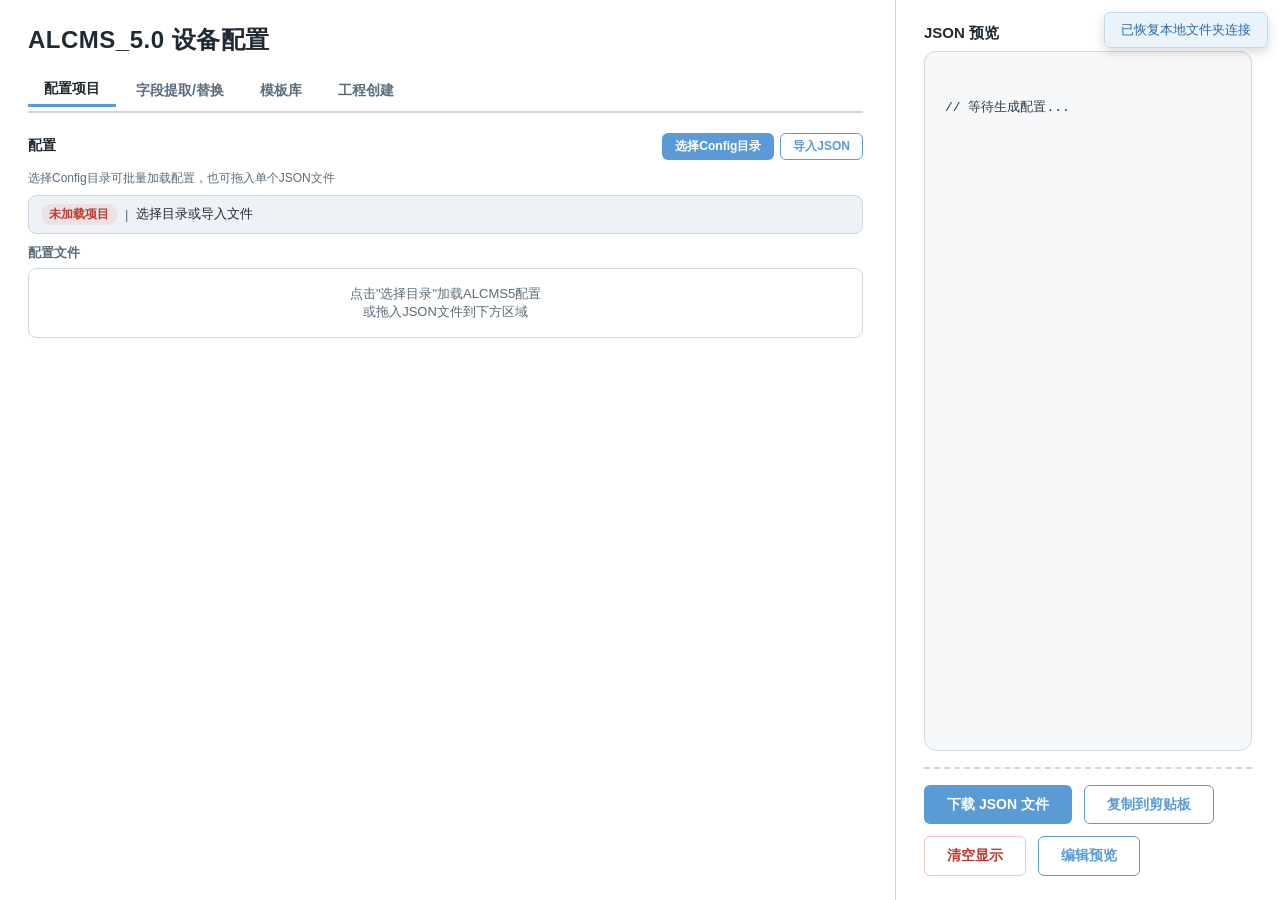
<file: index.html>
<!DOCTYPE html>
<html lang="zh-CN">
<head>
    <meta charset="UTF-8">
    <meta name="viewport" content="width=device-width, initial-scale=1.0">
    <title>设备配置生成器</title>
    <link rel="stylesheet" href="style.css">
</head>
<body>
    <div class="container">
        <!-- 左栏 -->
        <div class="left-panel">
            <div class="left-scrollable">
                <header>
                    <h1>ALCMS_5.0 设备配置</h1>
                </header>

                <!-- 工作台标签栏 -->
                <div class="workbench-tabs">
                    <button class="workbench-tab active" data-target="tab-config-project">配置项目</button>
                    <button class="workbench-tab" data-target="tab-extract-replace">字段提取/替换</button>
                    <button class="workbench-tab" data-target="tab-template-lib">模板库</button>
                    <button class="workbench-tab" data-target="tab-wizard">工程创建</button>
                </div>

                <!-- 工作台面板 -->
                <div class="workbench-panels">
                    <!-- ===== 配置项目面板 ===== -->
                    <div id="tab-config-project" class="workbench-panel active">
                        <div id="configProjectPanel" style="padding:8px 0;">
                            <!-- 项目操作栏 -->
                            <div style="display:flex; justify-content:space-between; align-items:center; margin-bottom:10px; flex-wrap:wrap; gap:8px;">
                                <div style="display:flex; align-items:center; gap:8px; flex-wrap:wrap;">
                                    <div style="font-weight:600; font-size:14px; color:var(--text-primary);">配置</div>
                                    <select id="projectSelector" style="display:none; font-size:13px; padding:3px 8px; border:1px solid var(--border-color); border-radius:4px; background:var(--bg-input); color:var(--text-primary);"></select>
                                </div>
                                <div style="display:flex; gap:6px; flex-wrap:wrap;">
                                    <button class="btn btn-primary btn-sm" id="selectConfigFolderBtn">选择Config目录</button>
                                    <input type="file" id="configDirFileInput" webkitdirectory directory multiple accept=".json" style="display:none;">
                                    <button class="btn btn-outline btn-sm" id="importConfigBtn">导入JSON</button>
                                    <input type="file" id="configFileInput" accept=".json" style="display:none;">
                                    <button class="btn btn-outline btn-sm" id="refreshConfigBtn" style="display:none;">刷新</button>
                                    <button class="btn btn-success btn-sm" id="saveConfigBtn" style="display:none;">保存当前</button>
                                    <button class="btn btn-outline btn-sm" id="saveAllConfigBtn" style="display:none;">全部保存</button>
                                </div>
                            </div>
                            <div style="font-size:12px; color:var(--text-secondary); margin-bottom:8px;">
                                选择Config目录可批量加载配置，也可拖入单个JSON文件
                            </div>

                            <!-- 目录状态 -->
                            <div style="display:flex; align-items:center; gap:8px; margin-bottom:10px; padding:8px 12px; background:var(--bg-selector); border-radius:8px; border:1px solid var(--border-color);">
                                <span id="projectStatus" class="project-status empty">未加载项目</span>
                                <span style="color:var(--text-secondary); font-size:13px;">|</span>
                                <span id="configFolderName" style="font-size:13px; color:var(--text-primary);">选择目录或导入文件</span>
                                <span id="schemaBadge" style="display:none; font-size:11px; padding:2px 8px; background:var(--accent-color); color:white; border-radius:10px; margin-left:auto;"></span>
                            </div>

                            <!-- 配置信息（固定高度防止布局跳动） -->
                            <div id="configInfo" style="display:none; margin-bottom:10px; padding:8px 12px; background:var(--bg-selector); border-radius:8px; border:1px solid var(--border-color); font-size:12px; line-height:1.6; height:72px; overflow:hidden;">
                            </div>

                            <!-- 配置文件列表 -->
                            <div style="margin-bottom:12px;">
                                <div style="font-weight:600; font-size:13px; color:var(--text-secondary); margin-bottom:6px;">配置文件</div>
                                <div id="configFileList" class="config-file-list" style="max-height:260px; overflow-y:auto; border:1px solid var(--border-color); border-radius:8px;">
                                    <div class="config-empty">点击"选择目录"加载ALCMS5配置</div>
                                </div>
                            </div>

                            <!-- Schema感知编辑器 -->
                            <div id="configEditorSection" style="display:none; border:1px solid var(--border-color); border-radius:8px; padding:12px;">
                                <div style="display:flex; justify-content:space-between; align-items:center; margin-bottom:8px;">
                                    <div style="font-weight:600; font-size:14px; color:var(--text-primary);">
                                        <span id="configEditorTitle">编辑配置</span>
                                    </div>
                                    <div style="display:flex; gap:6px;">
                                        <button class="btn btn-outline btn-sm" id="configAddRowBtn">添加行</button>
                                        <button class="btn btn-outline btn-sm" id="configDeleteRowBtn">删除选中</button>
                                        <button class="btn btn-outline btn-sm" id="configRemoveBtn" style="color:var(--msg-error-text,#e53e3e);">移除配置</button>
                                        <button class="btn btn-primary btn-sm" id="cardDesignerBtn" style="display:none;">页面设计</button>
                                        <button class="btn btn-primary btn-sm" id="configPreviewBtn">预览JSON</button>
                                    </div>
                                </div>
                                <div id="configTableWrapper" style="max-height:480px; overflow:auto; border:1px solid var(--border-color); border-radius:6px;">
                                    <table class="batch-table config-edit-table" id="configEditTable">
                                        <thead id="configEditTableHead"></thead>
                                        <tbody id="configEditTableBody"></tbody>
                                    </table>
                                </div>
                                <div id="configEditorHint" style="margin-top:6px; font-size:11px; color:var(--text-secondary);"></div>
                            </div>
                        </div>
                    </div>

                    <!-- ===== 字段提取/替换面板（左右分栏：左=批量生成模板，右=字段提取+替换） ===== -->
                    <div id="tab-extract-replace" class="workbench-panel">
                        <!-- ═══ 左栏：批量生成模板 ═══ -->
                        <div style="flex:0 0 48%; min-width:380px; display:flex; flex-direction:column; gap:8px; overflow:hidden; padding:4px 0;">
                            <!-- 快捷编辑 -->
                            <div style="padding:6px 10px; background:var(--bg-selector); border-radius:6px; border:1px solid var(--border-color); flex-shrink:0;">
                                <div style="font-size:11px; font-weight:600; color:var(--text-secondary); margin-bottom:4px;">快捷编辑</div>
                                <div id="quickEditContainer" style="display:flex; flex-wrap:wrap; gap:4px; min-height:24px;"></div>
                                <div style="margin-top:4px; display:flex; gap:6px; align-items:center;">
                                    <input type="text" id="quickEditInput" placeholder="输入常用文本" style="padding:3px 8px; border:1px solid var(--border-color); border-radius:4px; font-size:12px; background:var(--bg-input); color:var(--text-primary); width:140px;">
                                    <button class="btn btn-primary btn-sm" id="addQuickEditBtn">添加</button>
                                </div>
                            </div>
                            <!-- 批次表格（弹性填充，与右栏等高） -->
                            <div class="batch-table-wrapper" style="flex:1; min-height:0; overflow:auto;">
                                <table class="batch-table" id="batchTable">
                                    <thead><tr>
                                        <th style="width:5%;">#</th>
                                        <th style="width:14%;">字段</th>
                                        <th style="width:26%;">前缀</th>
                                        <th style="width:22%;">起始</th>
                                        <th style="width:16%;">步长</th>
                                        <th style="width:9%;"></th>
                                    </tr></thead>
                                    <tbody id="batchTableBody"></tbody>
                                </table>
                            </div>
                            <!-- 操作按钮 -->
                            <div style="display:flex; gap:8px; flex-wrap:wrap; flex-shrink:0;">
                                <button class="btn btn-primary btn-sm" id="addRowBtn">添加行</button>
                                <button class="btn btn-outline btn-sm" id="clearTableBtn">清空</button>
                                <button class="btn btn-primary btn-sm" id="previewBtn">生成预览</button>
                            </div>
                            <div class="batch-actions" style="display:flex; gap:8px; flex-shrink:0;">
                                <button class="btn btn-warning btn-sm" id="updateBatchBtn" style="display:none;">更新批次</button>
                                <button class="btn btn-outline btn-sm" id="cancelEditBtn" style="display:none;">取消</button>
                            </div>
                        </div>

                        <!-- ═══ 右栏：字段提取 + 字段替换 ═══ -->
                        <div style="flex:1; min-width:420px; display:flex; flex-direction:column; gap:10px; overflow:hidden; padding:4px 0;">
                            <!-- ── ① 字段提取（三等分） ── -->
                            <div style="border:1px solid var(--border-color); border-radius:8px; padding:10px; display:flex; gap:12px; flex-shrink:0; flex:1; min-height:0; overflow:hidden;">
                                <!-- 提取：加载+选择 -->
                                <div style="flex:1; min-width:0;">
                                    <div style="font-weight:600; font-size:13px; color:var(--text-primary); margin-bottom:6px;">加载 & 选择</div>
                                    <div style="margin-bottom:6px;">
                                        <button class="btn btn-outline btn-xs" id="extractFileBtn">选择 JSON 文件</button>
                                        <input type="file" id="extractFileInput" accept=".json" style="display:none;">
                                        <span id="extractFileInfo" style="font-size:11px; color:var(--text-secondary); margin-left:6px;">未选择文件</span>
                                        <div id="extractMeta" style="display:none; font-size:11px; color:var(--text-secondary); margin-top:2px;">
                                            数据组数：<strong id="extractCountDisplay">0</strong> | 字段数：<strong id="extractFieldCountDisplay">0</strong>
                                        </div>
                                    </div>
                                    <div class="selection-controls" style="margin-bottom:4px;">
                                        <button class="btn-xs" id="extractSelectAllBtn">全选</button>
                                        <button class="btn-xs" id="extractInvertBtn">反选</button>
                                        <button class="btn-xs" id="extractDeselectAllBtn">清空</button>
                                        <span class="selection-count" id="extractSelectionCount" style="font-size:11px;">已选 0 个字段</span>
                                    </div>
                                    <div id="extractFieldsContainer" style="max-height:110px; overflow-y:auto; border:1px solid var(--border-color); border-radius:4px; display:none;">
                                        <table class="extract-table">
                                            <thead><tr>
                                                <th style="width:24px;"></th><th>字段名</th><th>类型</th><th class="center">组数</th><th>示例值</th>
                                            </tr></thead>
                                            <tbody id="extractFieldsBody"></tbody>
                                        </table>
                                    </div>
                                </div>
                                <!-- 提取：筛选+操作 -->
                                <div style="width:260px; flex-shrink:0;">
                                    <div style="font-weight:600; font-size:13px; color:var(--text-primary); margin-bottom:6px;">行筛选 & 操作</div>
                                    <div style="margin-bottom:6px;">
                                        <label style="display:block; font-size:10px; color:var(--text-secondary); margin-bottom:2px;">起始位置（从1开始）</label>
                                        <input type="number" id="extractStartIndex" value="1" min="1" style="width:100%; padding:3px 6px; border:1px solid var(--border-color); border-radius:4px; background:var(--bg-input); color:var(--text-primary); font-size:11px; box-sizing:border-box;">
                                    </div>
                                    <div style="margin-bottom:6px;">
                                        <label style="display:block; font-size:10px; color:var(--text-secondary); margin-bottom:2px;">数量（留空=全部）</label>
                                        <input type="number" id="extractCount" value="" min="1" placeholder="全部" style="width:100%; padding:3px 6px; border:1px solid var(--border-color); border-radius:4px; background:var(--bg-input); color:var(--text-primary); font-size:11px; box-sizing:border-box;">
                                    </div>
                                    <div style="display:flex; gap:4px; flex-wrap:wrap; margin-bottom:4px;">
                                        <button class="btn btn-primary btn-xs" id="extractPreviewBtn">预览</button>
                                        <button class="btn btn-primary btn-xs" id="saveExtractLocal">本地</button>
                                        <button class="btn btn-outline btn-xs" id="saveExtractAsSource">源数据</button>
                                        <button class="btn btn-outline btn-xs" id="saveExtractAsTarget">目标数据</button>
                                    </div>
                                    <div style="font-size:10px; display:flex; gap:10px;">
                                        <span id="extractSrcStatus" style="color:var(--text-secondary);">源: 空</span>
                                        <span id="extractTgtStatus" style="color:var(--text-secondary);">目标: 空</span>
                                    </div>
                                </div>
                            </div>

                            <!-- ── ② 源/目标数据（三等分） ── -->
                            <div style="border:1px solid var(--border-color); border-radius:8px; padding:10px; flex:1; min-height:0; display:flex; flex-direction:column; overflow:hidden;">
                                <div style="font-weight:600; font-size:13px; color:var(--text-primary); margin-bottom:6px; flex-shrink:0;">源/目标数据</div>
                                <div style="display:flex; gap:10px; flex:1; min-height:0;">
                                    <div id="sourceDropZone" style="flex:1; min-width:180px; border:1px solid var(--border-color); border-radius:6px; padding:8px; display:flex; flex-direction:column; overflow:hidden;">
                                        <div style="font-weight:600; font-size:12px; color:var(--text-primary); margin-bottom:4px; flex-shrink:0;">JSON 1（源数据）</div>
                                        <div style="flex-shrink:0;">
                                            <button class="btn btn-outline btn-xs" id="importJson1Btn">选择 JSON 文件</button>
                                            <input type="file" id="json1FileInput" accept=".json" style="display:none;">
                                        </div>
                                        <div id="json1FileInfo" style="font-size:11px; color:var(--text-secondary); margin-top:3px; flex-shrink:0;">未选择文件</div>
                                        <div id="json1Meta" style="display:none; font-size:11px; color:var(--text-secondary); margin-top:2px; flex-shrink:0;">
                                            组数：<strong id="json1CountDisplay">0</strong> | 字段：<strong id="json1FieldCountDisplay">0</strong>
                                        </div>
                                        <div id="json1FieldsContainer" style="margin-top:4px; flex:1; min-height:0; overflow-y:auto; border:1px solid var(--border-color); border-radius:3px;">
                                            <table style="width:100%; border-collapse:collapse; font-size:10px;">
                                                <thead><tr>
                                                    <th style="padding:1px 4px; background:var(--bg-selector);">字段名</th><th style="padding:1px 4px; background:var(--bg-selector);">类型</th><th style="padding:1px 4px; background:var(--bg-selector); text-align:center;">组数</th><th style="padding:1px 4px; background:var(--bg-selector);">示例</th>
                                                </tr></thead><tbody></tbody>
                                            </table>
                                        </div>
                                    </div>
                                    <div id="targetDropZone" style="flex:1; min-width:180px; border:1px solid var(--border-color); border-radius:6px; padding:8px; display:flex; flex-direction:column; overflow:hidden;">
                                        <div style="font-weight:600; font-size:12px; color:var(--text-primary); margin-bottom:4px; flex-shrink:0;">JSON 2（目标数据）</div>
                                        <div style="flex-shrink:0;">
                                            <button class="btn btn-outline btn-xs" id="importJson2Btn">选择 JSON 文件</button>
                                            <input type="file" id="json2FileInput" accept=".json" style="display:none;">
                                        </div>
                                        <div id="json2FileInfo" style="font-size:11px; color:var(--text-secondary); margin-top:3px; flex-shrink:0;">未选择文件</div>
                                        <div id="json2Meta" style="display:none; font-size:11px; color:var(--text-secondary); margin-top:2px; flex-shrink:0;">
                                            组数：<strong id="json2CountDisplay">0</strong> | 字段：<strong id="json2FieldCountDisplay">0</strong>
                                        </div>
                                        <div id="json2FieldsContainer" style="margin-top:4px; flex:1; min-height:0; overflow-y:auto; border:1px solid var(--border-color); border-radius:3px;">
                                            <table style="width:100%; border-collapse:collapse; font-size:10px;">
                                                <thead><tr>
                                                    <th style="padding:1px 4px; background:var(--bg-selector);">字段名</th><th style="padding:1px 4px; background:var(--bg-selector);">类型</th><th style="padding:1px 4px; background:var(--bg-selector); text-align:center;">组数</th><th style="padding:1px 4px; background:var(--bg-selector);">示例</th>
                                                </tr></thead><tbody></tbody>
                                            </table>
                                        </div>
                                    </div>
                                </div>
                            </div>

                            <!-- ── ③ 替换配置（三等分） ── -->
                            <div style="border:1px solid var(--border-color); border-radius:6px; padding:8px; flex:1; min-height:0; overflow:auto;">
                                <div style="font-weight:600; font-size:12px; color:var(--text-primary); margin-bottom:6px;">替换配置</div>
                                <div style="display:flex; gap:10px; flex-wrap:wrap; align-items:flex-end; margin-bottom:6px;">
                                    <div style="flex:1; min-width:140px;">
                                        <label style="display:block; font-size:10px; color:var(--text-secondary); margin-bottom:2px;">源字段（JSON 1）</label>
                                        <select id="sourceFieldSelect" style="width:100%; padding:3px 6px; border:1px solid var(--border-color); border-radius:4px; background:var(--bg-input); color:var(--text-primary); font-size:11px;"><option value="">-- 请加载源数据 --</option></select>
                                        <div id="sourceFieldDetail" style="font-size:9px; color:var(--text-secondary);"></div>
                                    </div>
                                    <div style="flex:1; min-width:140px;">
                                        <label style="display:block; font-size:10px; color:var(--text-secondary); margin-bottom:2px;">目标字段（JSON 2）</label>
                                        <select id="targetFieldSelect" style="width:100%; padding:3px 6px; border:1px solid var(--border-color); border-radius:4px; background:var(--bg-input); color:var(--text-primary); font-size:11px;"><option value="">-- 请加载目标数据 --</option></select>
                                        <div id="targetFieldDetail" style="font-size:9px; color:var(--text-secondary);"></div>
                                    </div>
                                </div>
                                <div style="display:flex; gap:10px; flex-wrap:wrap; align-items:flex-end; margin-bottom:6px;">
                                    <div style="min-width:80px;">
                                        <label style="display:block; font-size:10px; color:var(--text-secondary); margin-bottom:2px;">起始位置</label>
                                        <input type="number" id="replaceStartIndex" value="1" min="1" style="width:100%; padding:3px 6px; border:1px solid var(--border-color); border-radius:4px; background:var(--bg-input); color:var(--text-primary); font-size:11px; box-sizing:border-box;">
                                    </div>
                                    <div style="min-width:80px;">
                                        <label style="display:block; font-size:10px; color:var(--text-secondary); margin-bottom:2px;">替换数量</label>
                                        <input type="number" id="replaceCount" value="" min="1" placeholder="自动" style="width:100%; padding:3px 6px; border:1px solid var(--border-color); border-radius:4px; background:var(--bg-input); color:var(--text-primary); font-size:11px; box-sizing:border-box;">
                                    </div>
                                    <div style="min-width:160px;">
                                        <label style="display:block; font-size:10px; color:var(--text-secondary); margin-bottom:2px;">替换模式</label>
                                        <select id="replaceMode" style="width:100%; padding:3px 6px; border:1px solid var(--border-color); border-radius:4px; background:var(--bg-input); color:var(--text-primary); font-size:11px;">
                                            <option value="override_rename">覆盖字段名（目标→源字段名）</option>
                                            <option value="keep_name">保留字段名（只替换值）</option>
                                            <option value="append_new">新增到目标文件</option>
                                        </select>
                                    </div>
                                </div>
                                <div id="replaceSummary" style="font-size:10px; color:var(--text-secondary); margin-bottom:4px; padding:4px 8px; background:var(--bg-selector); border-radius:4px; display:none;"></div>
                                <div style="display:flex; gap:6px; flex-wrap:wrap;">
                                    <button class="btn btn-primary btn-sm" id="generateReplaceBtn">生成替换预览</button>
                                    <button class="btn btn-outline btn-sm" id="clearImportBtn">清空全部</button>
                                </div>
                            </div>
                        </div>
                    </div>

                    <!-- ===== 模板库面板（新增） ===== -->
                    <div id="tab-template-lib" class="workbench-panel">
                        <div style="padding:8px 0;">
                            <div style="display:flex; justify-content:space-between; align-items:center; margin-bottom:12px; flex-wrap:wrap; gap:8px;">
                                <div style="font-weight:600; font-size:14px; color:var(--text-primary);">模板库</div>
                                <div style="display:flex; gap:8px; align-items:center; flex-wrap:wrap;">
                                    <button class="btn btn-outline btn-sm" id="templateLibSetupFolderBtn">设置本地文件夹</button>
                                    <button class="btn btn-outline btn-sm" id="templateLibClearFolderBtn" style="display:none;">取消关联</button>
                                </div>
                            </div>

                            <!-- 文件夹状态 -->
                            <div id="templateLibFolderStatus" class="folder-status" style="margin-bottom:10px;">
                                本地文件夹：未设置
                            </div>
                            <div id="templateLibFolderFallback" style="display:none; font-size:12px; color:var(--text-secondary); margin-bottom:8px; padding:6px 10px; background:var(--msg-info-bg); border:1px solid var(--msg-info-border); border-radius:6px;"></div>

                            <!-- 存储过滤 + 搜索 -->
                            <div style="display:flex; gap:12px; align-items:center; margin-bottom:10px; flex-wrap:wrap;">
                                <div class="storage-filter-bar">
                                    <button class="filter-btn active" id="filterAllBtn">全部</button>
                                    <button class="filter-btn" id="filterBrowserBtn">浏览器</button>
                                    <button class="filter-btn" id="filterLocalBtn">本地文件夹</button>
                                </div>
                                <div style="flex:1; min-width:160px;">
                                    <input type="text" id="templateLibSearchInput" placeholder="搜索模板（用途/创建人）..." style="width:100%; padding:6px 12px; border:1px solid var(--border-color); border-radius:6px; font-size:13px; background:var(--bg-input); color:var(--text-primary); box-sizing:border-box;">
                                </div>
                            </div>

                            <!-- 模板表格 -->
                            <div style="border:1px solid var(--border-color); border-radius:8px; overflow:hidden; max-height:400px; overflow-y:auto;">
                                <table class="lib-table">
                                    <thead>
                                        <tr>
                                            <th style="width:6%;" class="center">序号</th>
                                            <th style="width:24%;">用途</th>
                                            <th style="width:14%;">创建人</th>
                                            <th style="width:14%;" class="center">类型</th>
                                            <th style="width:12%;" class="center">来源</th>
                                            <th style="width:14%;" class="center">创建时间</th>
                                            <th style="width:16%;" class="center">操作</th>
                                        </tr>
                                    </thead>
                                    <tbody id="templateLibBody"></tbody>
                                </table>
                            </div>
                            <div id="templateLibEmpty" style="text-align:center; padding:16px; color:var(--text-secondary); font-size:13px; display:none;">暂无模板</div>

                            <!-- 底部操作 -->
                            <div style="margin-top:12px; display:flex; gap:8px; flex-wrap:wrap;">
                                <button class="btn btn-primary btn-sm" id="templateLibImportBtn">从文件导入</button>
                                <input type="file" id="templateLibFileInput" accept=".json" style="display:none;">
                                <button class="btn btn-outline btn-sm" id="templateLibExportBtn">导出全部</button>
                            </div>
                        </div>
                    </div>

                    <!-- ===== 工程创建向导面板 ===== -->
                    <div id="tab-wizard" class="workbench-panel">
                        <div class="wizard-container">
                            <!-- 顶部：工程信息 -->
                            <div class="wizard-header">
                                <div style="display:flex; align-items:center; gap:12px; flex-wrap:wrap;">
                                    <div style="font-weight:700; font-size:16px; color:var(--text-primary);">工程创建向导</div>
                                    <div style="margin-left:auto; display:flex; gap:6px;">
                                        <button class="btn btn-primary btn-sm" id="wizardGenerateBtn" style="display:none;">生成</button>
                                        <button class="btn btn-success btn-sm" id="wizardSaveBtn" style="display:none;">保存到文件夹</button>
                                    </div>
                                </div>
                                <div id="wizardStepTitle" style="font-size:14px; font-weight:600; color:var(--text-primary); margin-top:10px;">工程创建向导</div>
                                <div id="wizardStepDesc" style="font-size:12px; color:var(--text-secondary); margin-top:4px;">从左侧导航栏选择一个配置文件开始编辑。</div>
                            </div>

                            <!-- 主体：侧边栏 + 内容区 -->
                            <div class="wizard-body">
                                <!-- 竖排导航栏 -->
                                <div class="wizard-sidebar" id="wizardSidebar"></div>
                                <!-- 右侧主内容 -->
                                <div class="wizard-main">
                                    <!-- 步骤编辑器主体 -->
                                    <div class="wizard-step-body" id="wizardStepBody">
                                        <div class="step-placeholder" style="text-align:center; padding:40px; color:var(--text-secondary);">
                                            从左侧选择一个文件
                                        </div>
                                    </div>
                                </div>
                            </div>
                        </div>
                    </div>

                </div>

                <!-- 隐藏的文件输入 -->
                <input type="file" id="fileInput" accept=".json" style="display:none;">
            </div>

        </div>

        <!-- 右栏：预览 & 操作 -->
        <div class="right-panel">
            <div class="preview-header">
                <span>JSON 预览</span>
                <span id="previewCount" style="font-size:13px; color:var(--text-secondary);"></span>
            </div>
            <div id="previewContainer" class="preview-box" style="position:relative;">
                <pre id="previewDisplay" style="margin:0; white-space:pre-wrap; word-break:break-all; font-family:inherit; background:transparent; color:var(--text-preview);">// 等待生成配置...</pre>
                <textarea id="previewEditor" style="display:none; width:100%; height:100%; min-height:200px; padding:0; border:none; background:transparent; color:var(--text-preview); font-family:inherit; font-size:13px; resize:none; outline:none; white-space:pre-wrap; word-break:break-all;"></textarea>
            </div>

            <div class="action-bar">
                <button class="btn btn-primary btn-lg" id="downloadBtn">下载 JSON 文件</button>
                <button class="btn btn-outline btn-lg" id="copyBtn">复制到剪贴板</button>
                <button class="btn btn-outline btn-lg" id="clearPreviewBtn" style="color:var(--msg-error-text); border-color:var(--msg-error-border);">清空显示</button>
                <button class="btn btn-outline btn-lg" id="editPreviewBtn">编辑预览</button>
                <button class="btn btn-primary btn-lg" id="applyPreviewBtn" style="display:none;">应用修改</button>
            </div>
        </div>
    </div>


    <!-- 文件名模态框 -->
    <div id="fileNameModal" class="modal" style="display:none;">
        <div class="modal-content">
            <h3>请输入文件名</h3>
            <p class="modal-hint">无需输入 .json 后缀</p>
            <input type="text" id="modalFileNameInput" value="config" placeholder="例如: device_config">
            <div class="modal-actions">
                <button id="modalCancelBtn" class="btn btn-outline btn-lg">取消</button>
                <button id="modalConfirmBtn" class="btn btn-primary btn-lg">确定</button>
            </div>
        </div>
    </div>

    <!-- 生成数量输入模态框 -->
    <div id="countModal" class="modal" style="display:none;">
        <div class="modal-content">
            <h3>请输入生成条数</h3>
            <p class="modal-hint">每个字段将生成相同数量的配置</p>
            <input type="number" id="countModalInput" value="1" min="1" style="width:100%; padding:10px 14px; border:2px solid var(--border-color); border-radius:10px; background:var(--bg-input); color:var(--text-primary); font-size:16px; box-sizing:border-box;">
            <div class="modal-actions">
                <button id="countModalCancelBtn" class="btn btn-outline btn-lg">取消</button>
                <button id="countModalConfirmBtn" class="btn btn-primary btn-lg">确定</button>
            </div>
        </div>
    </div>

    <!-- 二次确认模态框 -->
    <div id="confirmModal" class="modal" style="display:none;">
        <div class="modal-content">
            <h3>确认清空</h3>
            <p style="font-size:14px; color:var(--text-secondary);">确定要清空表格吗？这将删除所有行。</p>
            <div class="modal-actions">
                <button id="confirmCancelBtn" class="btn btn-outline btn-lg">取消</button>
                <button id="confirmOkBtn" class="btn btn-danger btn-lg" style="background:#e53e3e; color:white;">确定</button>
            </div>
        </div>
    </div>

    <!-- 批次详情模态框 -->
    <div id="batchDetailModal" class="modal" style="display:none;">
        <div class="modal-content" style="min-width: 500px;">
            <h3>批次详情</h3>
            <div id="batchDetailContent" style="margin-top:12px; max-height:400px; overflow-y:auto;"></div>
            <div class="modal-actions">
                <button id="batchDetailCloseBtn" class="btn btn-outline btn-lg">关闭</button>
            </div>
        </div>
    </div>

    <!-- 卡片页面设计器模态框 -->
    <div id="cardDesignerModal" class="modal" style="display:none;">
        <div class="modal-content">
            <div class="modal-header">
                <h3 id="cdDesignTitle">卡片页面设计</h3>
                <button class="btn btn-outline btn-sm" id="cardDesignerClose" style="line-height:1;padding:2px 10px;">×</button>
            </div>
            <div class="modal-body">
                <div class="cd-left-panel">
                    <!-- 站点模式控件（ccr_config / circuit_config 使用） -->
                    <div id="cdSiteMode" style="display:none;margin-bottom:8px;">
                        <label style="font-size:12px;color:var(--text-secondary);margin-right:6px;">站点:</label>
                        <span class="cd-select" id="cdSiteSelect">
                            <button type="button" class="cd-select-toggle" id="cdSiteSelector">
                                <span class="cd-select-label">-- 选择站点 --</span>
                                <span class="cd-select-arrow">&#9662;</span>
                            </button>
                            <div class="cd-select-menu" id="cdSiteMenu"></div>
                        </span>
                        <label style="font-size:12px;color:var(--text-secondary);margin-left:10px;margin-right:4px;">行:</label>
                        <input type="number" id="cdSiteRows" value="11" min="1" max="50" style="width:50px;padding:3px 4px;border-radius:4px;border:1px solid var(--border-color);background:var(--bg-primary);color:var(--text-primary);font-size:12px;">
                        <label style="font-size:12px;color:var(--text-secondary);margin-left:6px;margin-right:4px;">列:</label>
                        <input type="number" id="cdSiteCols" value="11" min="1" max="50" style="width:50px;padding:3px 4px;border-radius:4px;border:1px solid var(--border-color);background:var(--bg-primary);color:var(--text-primary);font-size:12px;">
                        <button class="btn btn-primary btn-sm" id="cdSiteGenerateBtn" style="margin-left:6px;">生成表格</button>
                    </div>
                    <!-- 卡片模式控件（ccr_card_config / circuit_card_config 使用） -->
                    <div id="cdCardMode" style="margin-bottom:8px;">
                        <select id="cdCardSelector" style="display:none;"></select>
                    </div>
                    <div class="cd-grid-wrapper" id="cdGridContainer">
                        <div style="padding:20px;text-align:center;color:var(--text-secondary);">加载中...</div>
                    </div>
                    <div id="cdOutputArea"></div>
                </div>
                <div class="cd-right-panel" id="cdCcrPanel">
                    <div id="cdPanelTitle" style="font-weight:600;font-size:13px;margin-bottom:6px;color:var(--text-primary);">调光器列表</div>
                    <div style="display:flex;align-items:center;gap:6px;margin-bottom:6px;">
                        <span style="font-size:12px;color:var(--text-secondary);">排序:</span>
                        <span class="cd-select" id="cdSortSelect">
                            <button type="button" class="cd-select-toggle" id="cdSortSelector">
                                <span class="cd-select-label" id="cdSortLabel">编号</span>
                                <span class="cd-select-arrow">&#9662;</span>
                            </button>
                            <div class="cd-select-menu" id="cdSortMenu"></div>
                        </span>
                    </div>
                    <input type="text" id="cdCcrFilter" placeholder="搜索调光器...">
                    <div id="cdCcrList">
                        <div style="padding:8px;text-align:center;color:var(--text-secondary);font-size:12px;">选择卡片后显示</div>
                    </div>
                </div>
            </div>
            <div class="modal-footer">
                <span id="cdPlacementInfo" style="font-size:12px;color:var(--text-secondary);flex:1;">当前共 0 个放置位置</span>
                <button class="btn btn-outline btn-sm" id="cdClearBtn">清空</button>
                <button class="btn btn-success btn-sm" id="cdApplyBtn">应用到ccr_config</button>
                <button class="btn btn-primary btn-sm" id="cdGenerateBtn">生成映射JSON</button>
            </div>
        </div>
    </div>

    <!-- 工作台 Tab 切换：事件委托兜底，确保点击可靠响应（不依赖各按钮单独绑定） -->
    <script>
    document.addEventListener('click', function(e) {
        var tab = e.target.closest('.workbench-tab');
        if (!tab || !tab.dataset.target) return;
        if (typeof switchTab === 'function') {
            switchTab(tab.dataset.target);
        } else {
            document.querySelectorAll('.workbench-tab').forEach(function(t) { t.classList.remove('active'); });
            document.querySelectorAll('.workbench-panel').forEach(function(p) { p.classList.remove('active'); });
            tab.classList.add('active');
            var panel = document.getElementById(tab.dataset.target);
            if (panel) panel.classList.add('active');
        }
    });
    </script>
    <script type="module" src="js/main.js"></script>
</body>
</html>
</file>
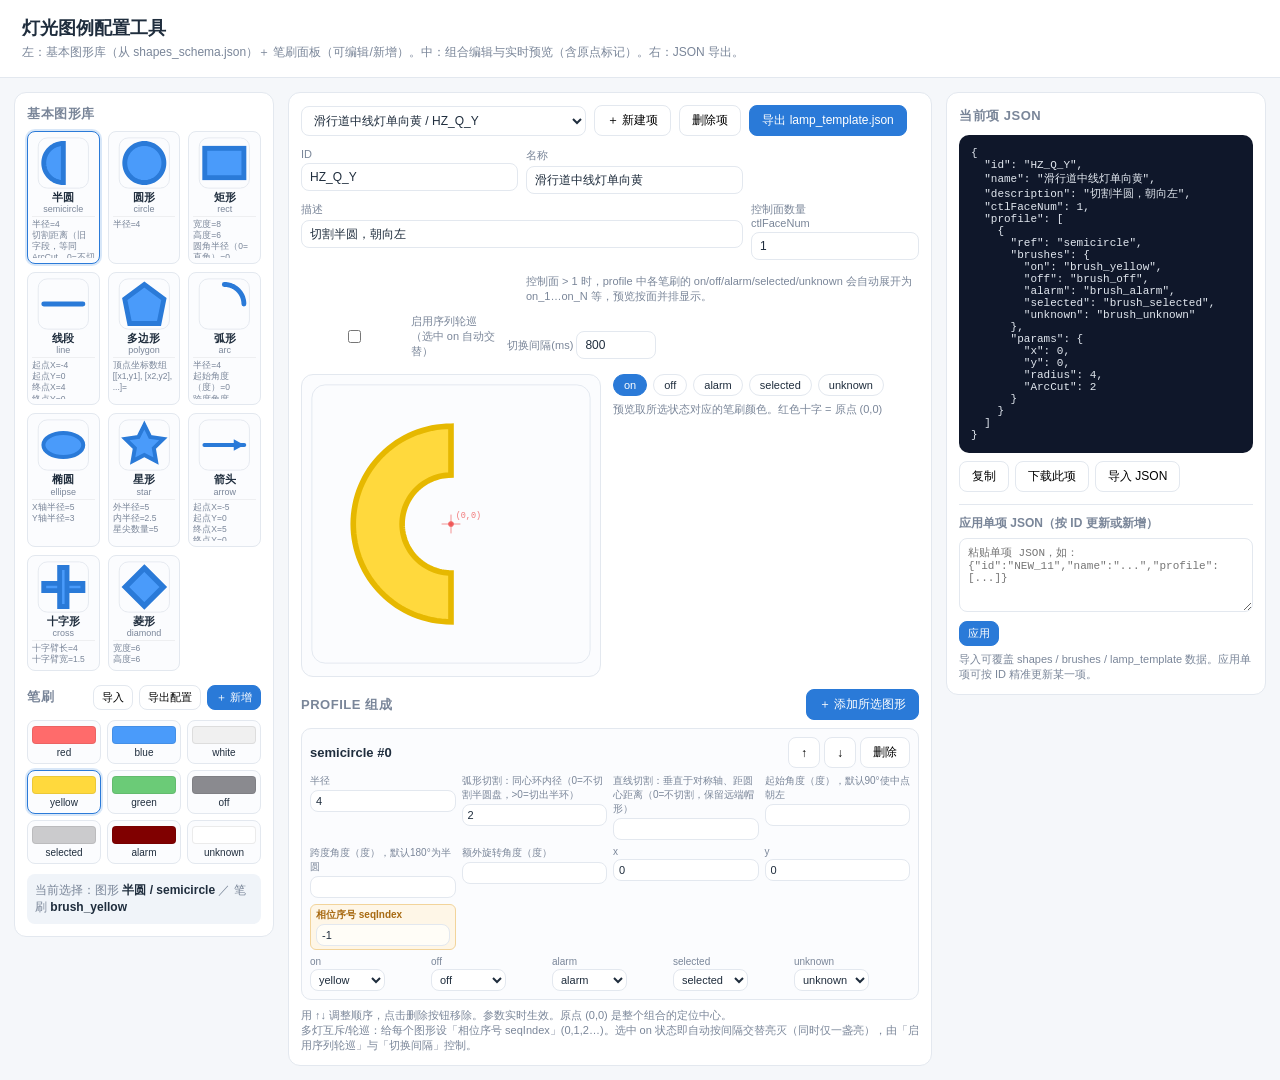
<file: legend_editor.html>
<!DOCTYPE html>
<html lang="zh-CN">
<head>
<meta charset="utf-8"/>
<meta name="viewport" content="width=device-width, initial-scale=1"/>
<title>灯光图例配置工具</title>
<style>
  :root{
    --bg:#F5F7FA; --panel:#FFFFFF; --line:#E3E8EF; --ink:#1F2D3D;
    --muted:#7A8699; --accent:#2A7AD8; --accent2:#E6B800; --danger:#EF4444;
  }
  *{box-sizing:border-box}
  body{margin:0;font-family:-apple-system,"PingFang SC","Microsoft YaHei",sans-serif;
       background:var(--bg);color:var(--ink);font-size:13px}
  header{padding:16px 22px;background:var(--panel);border-bottom:1px solid var(--line)}
  header h1{margin:0;font-size:18px}
  header p{margin:4px 0 0;color:var(--muted);font-size:12px}
  .layout{display:grid;grid-template-columns:260px 1fr 320px;gap:14px;padding:14px;align-items:start}
  .panel{background:var(--panel);border:1px solid var(--line);border-radius:12px;padding:12px}
  .panel h2{font-size:13px;margin:2px 0 10px;color:var(--muted);font-weight:600;
            text-transform:uppercase;letter-spacing:.04em}

  /* ---- gallery (compact, full visibility) ---- */
  .gallery{display:grid;grid-template-columns:repeat(3,1fr);gap:8px}
  .gcard{border:1px solid var(--line);border-radius:8px;padding:5px 4px;text-align:center;
         cursor:pointer;background:#FBFCFE;transition:.15s;overflow:hidden}
  .gcard:hover{border-color:var(--accent)}
  .gcard.active{border-color:var(--accent);box-shadow:0 0 0 2px rgba(42,122,216,.18)}
  .gcard svg{display:block;margin:0 auto 2px;max-height:52px}
  .gcard .gname{font-size:11px;font-weight:600;color:var(--ink);margin-bottom:0;line-height:1.2}
  .gcard .gtype{font-size:9px;color:var(--muted);margin-bottom:2px}
  .gcard .ghint{font-size:8.5px;color:var(--muted);line-height:1.3;text-align:left;
                border-top:1px solid rgba(0,0,0,.05);padding-top:2px;margin-top:1px;
                max-height:42px;overflow:hidden}

  /* ---- swatches (editable) ---- */
  .swatches{display:grid;grid-template-columns:repeat(3,1fr);gap:6px}
  .sw{border:1px solid var(--line);border-radius:8px;padding:5px 4px;text-align:center;cursor:pointer;
      font-size:10px;background:#FBFCFE;transition:.12s;position:relative}
  .sw:hover{border-color:var(--accent)}
  .sw.active{border-color:var(--accent);box-shadow:0 0 0 2px rgba(42,122,216,.18)}
  .sw .chip{width:100%;height:18px;border-radius:4px;margin-bottom:3px;border:1px solid rgba(0,0,0,.08);
            position:relative;cursor:pointer}
  .sw .sname{font-size:10px;color:var(--ink);font-weight:500}
  .sw .del-btn{position:absolute;top:-4px;right:-4px;width:16px;height:16px;border-radius:50%;
               background:var(--danger);color:#fff;font-size:10px;line-height:16px;
               cursor:pointer;display:none;z-index:2}
  .sw:hover .del-btn{display:block}

  /* ---- brush editor panel ---- */
  .brush-editor{border:1px solid var(--line);border-radius:10px;padding:10px;margin-top:10px;
                 background:#FAFBFC;display:none}
  .brush-editor.open{display:block}
  .brush-editor h3{font-size:12px;margin:0 0 8px;color:var(--ink)}
  .brow{display:flex;gap:6px;align-items:center;margin-bottom:6px}
  .brow label{font-size:10px;color:var(--muted);min-width:52px}
  .brow input[type="text"],.brow input[type="number"],.brow input[type="color"]
        {font-size:11px;border:1px solid var(--line);border-radius:6px;padding:4px 6px}
  .brow input[type="color"]{width:32px;height:24px;padding:1px;cursor:pointer}
  .brow .color-wrap{display:flex;align-items:center;gap:4px}
  .brow .color-wrap span{font-size:10px;font-family:monospace}

  .status{margin-top:10px;font-size:12px;color:var(--muted);background:#F0F4F9;border-radius:8px;padding:8px}
  .status b{color:var(--ink)}

  .toolbar{display:flex;flex-wrap:wrap;gap:8px;align-items:center;margin-bottom:12px}
  select,input,textarea{font-family:inherit;font-size:12px;border:1px solid var(--line);
            border-radius:8px;padding:6px 8px;background:#fff;color:var(--ink)}
  button{cursor:pointer;border:1px solid var(--line);background:#fff;border-radius:8px;
         padding:6px 12px;font-size:12px;transition:.12s}
  button:hover{border-color:var(--accent);color:var(--accent)}
  button.primary{background:var(--accent);color:#fff;border-color:var(--accent)}
  button.danger:hover{border-color:var(--danger);color:var(--danger)}
  button.sm{padding:4px 8px;font-size:11px}
  .meta{display:grid;grid-template-columns:repeat(2,1fr);gap:8px;margin-bottom:12px}
  .meta label{display:block;font-size:11px;color:var(--muted);margin-bottom:3px}
  .meta input,.meta textarea{width:100%}
  .row{display:flex;gap:8px;align-items:center}
  .preview-wrap{display:flex;gap:12px;align-items:flex-start;margin-bottom:12px}
  .preview-box{flex:0 0 300px;background:#FBFCFE;border:1px solid var(--line);border-radius:12px;
               padding:8px;position:relative;overflow:hidden}
  .statebar{display:flex;gap:6px;flex-wrap:wrap;align-items:center}
  .pill{padding:4px 10px;border-radius:999px;border:1px solid var(--line);cursor:pointer;font-size:11px;background:#fff}
  .pill.active{background:var(--accent);color:#fff;border-color:var(--accent)}
  .prof-head{display:flex;justify-content:space-between;align-items:center;margin:6px 0 8px}
  .entry{border:1px solid var(--line);border-radius:10px;padding:8px;margin-bottom:8px;background:#FBFCFE}
  .entry .top{display:flex;justify-content:space-between;align-items:center;margin-bottom:6px}
  .entry .ref{font-weight:600}
  .entry .mini{display:flex;gap:4px}
  .params{display:grid;grid-template-columns:repeat(4,1fr);gap:6px}
  .params label{font-size:10px;color:var(--muted);display:block;margin-bottom:2px}
  .params input,.params textarea{width:100%;padding:4px 5px;font-size:11px}
  .brushes-row{display:grid;grid-template-columns:repeat(5,1fr);gap:5px;margin-top:6px}
  .brushes-row label{font-size:10px;color:var(--muted);display:block;margin-bottom:2px}
  .brushes-row select{padding:3px 4px;font-size:11px}
  .face-label{grid-column:1/5;font-size:10px;font-weight:600;color:var(--accent);
              background:#EAF1FB;padding:2px 6px;border-radius:5px;margin-top:4px}
  /* ---- sequence / phase control field ---- */
  .seq-idx-field{background:#FEF6E7;border:1px solid #F2D49B;border-radius:6px;padding:3px 5px}
  .seq-idx-field label{color:#A86A12 !important;font-weight:600}
  .seq-idx-field input{background:#FFFDF7}
  .seq-note{grid-column:1/5;font-size:9.5px;color:#A86A12;background:#FEF6E7;
            border:1px solid #F2D49B;border-radius:5px;padding:3px 6px;margin-top:4px;line-height:1.4}
  .pill.seq{background:#FFF7E6;border-color:#F2D49B;color:#A86A12}
  .pill.seq.active{background:#E6A817;color:#fff;border-color:#E6A817}
  pre{background:#0F172A;color:#E2E8F0;padding:12px;border-radius:10px;font-size:11px;
      max-height:62vh;overflow:auto;white-space:pre-wrap;margin:0}
  .right .btns{display:flex;gap:6px;margin-top:8px;flex-wrap:wrap}
  .hint{font-size:11px;color:var(--muted);margin-top:6px}
  .err{color:var(--danger);font-size:11px;min-height:14px}

  /* ---- brush blink animation (driven per-brush) ---- */
  @keyframes blinkAnim{0%,100%{opacity:1}50%{opacity:0.12}}
  .blink{animation:blinkAnim 700ms ease-in-out infinite}
</style>
</head>
<body>
<header>
  <h1>灯光图例配置工具</h1>
  <p>左：基本图形库（从 shapes_schema.json）＋ 笔刷面板（可编辑/新增）。中：组合编辑与实时预览（含原点标记）。右：JSON 导出。</p>
</header>
<div class="layout">
  <aside class="panel left">
    <div style="display:flex;justify-content:space-between;align-items:center;margin-bottom:8px">
      <h2 style="margin:0">基本图形库</h2>
    </div>
    <div id="gallery" class="gallery"></div>

    <h2 style="margin-top:14px;display:flex;justify-content:space-between;align-items:center">
      笔刷
      <span style="display:flex;gap:6px;flex-wrap:wrap">
        <button id="importBrushes" class="sm">导入</button>
        <button id="exportBrushes" class="sm">导出配置</button>
        <button id="addBrushBtn" class="sm primary">＋ 新增</button>
      </span>
    </h2>
    <div id="swatches" class="swatches"></div>
    <input type="file" id="brushFileIn" accept=".json" style="display:none"/>

    <!-- brush editor -->
    <div id="brushEditor" class="brush-editor">
      <h3>编辑笔刷 <span id="editBrushId" style="color:var(--accent)"></span></h3>
      <div class="brow"><label>ID</label><input id="be_id" placeholder="brush_xxx"/></div>
      <div class="brow"><label>填充色</label><div class="color-wrap"><input type="color" id="be_fill"/><span id="be_fill_txt"></span></div></div>
      <div class="brow"><label>描边色</label><div class="color-wrap"><input type="color" id="be_stroke"/><span id="be_stroke_txt"></span></div></div>
      <div class="brow"><label>描边宽</label><input type="number" id="be_sw" min="0" step="any"/></div>
      <div class="brow"><label>填充不透明</label><input type="number" id="be_fop" min="0" max="1" step="any"/></div>
      <div class="brow"><label>描边不透明</label><input type="number" id="be_sop" min="0" max="1" step="any"/></div>
      <div class="brow"><label><input type="checkbox" id="be_blink"/> 闪烁</label><input type="number" id="be_bint" min="0" step="any" placeholder="间隔ms 700" style="width:90px"/></div>
      <div class="brow" style="justify-content:flex-end;gap:6px;margin-top:8px">
        <button id="be_save" class="primary sm">保存</button>
        <button id="be_cancel" class="sm">取消</button>
      </div>
    </div>

    <div class="status">当前选择：图形 <b id="selShape">—</b> ／ 笔刷 <b id="selBrush">—</b></div>
  </aside>

  <main class="center panel">
    <div class="toolbar">
      <select id="itemSelect" title="选择要编辑的项"></select>
      <button id="newItem">＋ 新建项</button>
      <button id="delItem" class="danger">删除项</button>
      <button id="saveAll" class="primary">导出 lamp_template.json</button>
    </div>
    <div class="meta">
      <div><label>ID</label><input id="m_id" placeholder="如 HZ_Q_Y"/></div>
      <div><label>名称</label><input id="m_name" placeholder="滑行道中线灯单向黄"/></div>
      <div style="grid-column:1/3"><label>描述</label><input id="m_desc" placeholder="切割半圆，朝向左"/></div>
      <div><label>控制面数量<br/>ctlFaceNum</label><input id="m_ctlFaceNum" type="number" min="1" step="1" value="1"/></div>
      <div class="hint" style="grid-column:2/4">控制面 > 1 时，profile 中各笔刷的 on/off/alarm/selected/unknown 会自动展开为 on_1…on_N 等，预览按面并排显示。</div>
      <div style="grid-column:1/4;display:flex;gap:10px;align-items:flex-end;margin-top:2px">
        <label style="display:flex;gap:4px;align-items:center;font-size:11px;color:var(--muted)">
          <input type="checkbox" id="m_seqEnable"/> 启用序列轮巡（选中 on 自动交替）
        </label>
        <label style="font-size:11px;color:var(--muted)">切换间隔(ms)
          <input id="m_seqInterval" type="number" min="50" step="any" value="800" style="width:80px"/>
        </label>
      </div>
    </div>

    <div class="preview-wrap">
      <div class="preview-box"><div id="preview"></div></div>
      <div style="flex:1">
        <div class="statebar" id="statebar"></div>
        <div class="hint" id="previewHint">预览取所选状态对应的笔刷颜色。红色十字 = 原点 (0,0)</div>
      </div>
    </div>

    <div class="prof-head">
      <h2 style="margin:0">profile 组成</h2>
      <button id="addShape" class="primary">＋ 添加所选图形</button>
    </div>
    <div id="profileList"></div>
    <div class="hint">用 ↑↓ 调整顺序，点击删除按钮移除。参数实时生效。原点 (0,0) 是整个组合的定位中心。<br/>
      多灯互斥/轮巡：给每个图形设「相位序号 seqIndex」(0,1,2…)。选中 on 状态即自动按间隔交替亮灭（同时仅一盏亮），由「启用序列轮巡」与「切换间隔」控制。</div>
  </main>

  <aside class="panel right">
    <h2>当前项 JSON</h2>
    <pre id="jsonOut"></pre>
    <div class="btns">
      <button id="copyJson">复制</button>
      <button id="downloadItem">下载此项</button>
      <button id="importBtn">导入 JSON</button>
      <input type="file" id="fileIn" accept=".json" style="display:none"/>
    </div>

    <!-- apply single item JSON -->
    <div style="margin-top:12px;border-top:1px solid var(--line);padding-top:10px">
      <h3 style="font-size:12px;margin:0 0 6px;color:var(--muted)">应用单项 JSON（按 ID 更新或新增）</h3>
      <textarea id="applyItemText" rows="5" placeholder='粘贴单项 JSON，如：{&quot;id&quot;:&quot;NEW_11&quot;,&quot;name&quot;:&quot;...&quot;,&quot;profile&quot;:[...]}' style="width:100%;font-size:11px;font-family:monospace;border-radius:8px"></textarea>
      <div style="display:flex;gap:6px;margin-top:6px">
        <button id="applyItemBtn" class="primary sm">应用</button>
        <span id="applyErr" class="err"></span>
      </div>
    </div>

    <div class="hint">导入可覆盖 shapes / brushes / lamp_template 数据。应用单项可按 ID 精准更新某一项。</div>
  </aside>
</div>
<script>
const SHAPES = {"version": "1.0", "description": "基础图形库 - 定义所有基本图形的参数结构", "shapes": {"semicircle": {"description": "半圆 - 默认朝向左侧 (startAngle=90, spanAngle=180)", "type": "semicircle", "defaultParams": {"radius": 4, "cutDistance": 0, "startAngle": 90, "spanAngle": 180, "rotation": 0, "fill": "${brush}", "stroke": "${brush.strokeColor}", "strokeWidth": "${brush.strokeWidth}", "opacity": "${brush.opacity}"}, "paramDescriptions": {"radius": "半径", "cutDistance": "切割距离（旧字段，等同 ArcCut，0=不切割，>0=保留不含圆心的部分）", "ArcCut": "弧形切割：同心环内径（0=不切割半圆盘，>0=切出半环）", "LineCut": "直线切割：垂直于对称轴、距圆心距离（0=不切割，保留远端帽形）", "startAngle": "起始角度（度），默认90°使中点朝左", "spanAngle": "跨度角度（度），默认180°为半圆", "rotation": "额外旋转角度（度）", "fill": "填充颜色", "stroke": "描边颜色", "strokeWidth": "描边宽度"}}, "circle": {"description": "圆形", "type": "circle", "defaultParams": {"radius": 4, "fill": "${brush}", "stroke": "${brush.strokeColor}", "strokeWidth": "${brush.strokeWidth}", "opacity": "${brush.opacity}"}, "paramDescriptions": {"radius": "半径", "fill": "填充颜色", "stroke": "描边颜色", "strokeWidth": "描边宽度"}}, "rect": {"description": "矩形（支持圆角）", "type": "rect", "defaultParams": {"width": 8, "height": 6, "rx": 0, "fill": "${brush}", "stroke": "${brush.strokeColor}", "strokeWidth": "${brush.strokeWidth}", "opacity": "${brush.opacity}"}, "paramDescriptions": {"width": "宽度", "height": "高度", "rx": "圆角半径（0=直角）", "fill": "填充颜色", "stroke": "描边颜色", "strokeWidth": "描边宽度"}}, "line": {"description": "线段", "type": "line", "defaultParams": {"x1": -4, "y1": 0, "x2": 4, "y2": 0, "stroke": "${brush.strokeColor}", "strokeWidth": "${brush.strokeWidth}", "opacity": "${brush.opacity}"}, "paramDescriptions": {"x1": "起点X", "y1": "起点Y", "x2": "终点X", "y2": "终点Y", "stroke": "描边颜色", "strokeWidth": "描边宽度"}}, "polygon": {"description": "多边形", "type": "polygon", "defaultParams": {"points": [], "fill": "${brush}", "stroke": "${brush.strokeColor}", "strokeWidth": "${brush.strokeWidth}", "opacity": "${brush.opacity}"}, "paramDescriptions": {"points": "顶点坐标数组 [[x1,y1], [x2,y2], ...]", "fill": "填充颜色", "stroke": "描边颜色", "strokeWidth": "描边宽度"}}, "arc": {"description": "弧形", "type": "arc", "defaultParams": {"radius": 4, "startAngle": 0, "spanAngle": 90, "stroke": "${brush.strokeColor}", "strokeWidth": "${brush.strokeWidth}", "opacity": "${brush.opacity}"}, "paramDescriptions": {"radius": "半径", "startAngle": "起始角度（度）", "spanAngle": "跨度角度（度）", "stroke": "描边颜色", "strokeWidth": "描边宽度"}}, "ellipse": {"description": "椭圆", "type": "ellipse", "defaultParams": {"rx": 5, "ry": 3, "fill": "${brush}", "stroke": "${brush.strokeColor}", "strokeWidth": "${brush.strokeWidth}", "opacity": "${brush.opacity}"}, "paramDescriptions": {"rx": "X轴半径", "ry": "Y轴半径", "fill": "填充颜色", "stroke": "描边颜色", "strokeWidth": "描边宽度"}}, "star": {"description": "星形", "type": "star", "defaultParams": {"outerRadius": 5, "innerRadius": 2.5, "numPoints": 5, "fill": "${brush}", "stroke": "${brush.strokeColor}", "strokeWidth": "${brush.strokeWidth}", "opacity": "${brush.opacity}"}, "paramDescriptions": {"outerRadius": "外半径", "innerRadius": "内半径", "numPoints": "星尖数量", "fill": "填充颜色", "stroke": "描边颜色", "strokeWidth": "描边宽度"}}, "arrow": {"description": "箭头", "type": "arrow", "defaultParams": {"x1": -5, "y1": 0, "x2": 5, "y2": 0, "headSize": 3, "fill": "${brush}", "stroke": "${brush.strokeColor}", "strokeWidth": "${brush.strokeWidth}", "opacity": "${brush.opacity}"}, "paramDescriptions": {"x1": "起点X", "y1": "起点Y", "x2": "终点X", "y2": "终点Y", "headSize": "箭头大小", "fill": "填充颜色", "stroke": "描边颜色", "strokeWidth": "描边宽度"}}, "cross": {"description": "十字形", "type": "cross", "defaultParams": {"size": 4, "width": 1.5, "fill": "${brush}", "stroke": "${brush.strokeColor}", "strokeWidth": "${brush.strokeWidth}", "opacity": "${brush.opacity}"}, "paramDescriptions": {"size": "十字臂长", "width": "十字臂宽", "fill": "填充颜色", "stroke": "描边颜色", "strokeWidth": "描边宽度"}}, "diamond": {"description": "菱形", "type": "diamond", "defaultParams": {"width": 6, "height": 6, "fill": "${brush}", "stroke": "${brush.strokeColor}", "strokeWidth": "${brush.strokeWidth}", "opacity": "${brush.opacity}"}, "paramDescriptions": {"width": "宽度", "height": "高度", "fill": "填充颜色", "stroke": "描边颜色", "strokeWidth": "描边宽度"}}}};
const BRUSHES = [{"id": "brush_red", "fillColor": "#FF6B6B", "strokeColor": "#CC4444", "strokeWidth": 1, "fillOpacity": 1, "strokeOpacity": 1, "blinkEnable": false, "blinkIntervalMs": 700}, {"id": "brush_blue", "fillColor": "#4A9BFA", "strokeColor": "#2A7AD8", "strokeWidth": 1, "fillOpacity": 1, "strokeOpacity": 1, "blinkEnable": false, "blinkIntervalMs": 700}, {"id": "brush_white", "fillColor": "#F0F0F0", "strokeColor": "#D0D0D0", "strokeWidth": 1, "fillOpacity": 1, "strokeOpacity": 1, "blinkEnable": false, "blinkIntervalMs": 700}, {"id": "brush_yellow", "fillColor": "#FFD93D", "strokeColor": "#E6B800", "strokeWidth": 1, "fillOpacity": 1, "strokeOpacity": 1, "blinkEnable": false, "blinkIntervalMs": 700}, {"id": "brush_green", "fillColor": "#6BCB77", "strokeColor": "#4AA85A", "strokeWidth": 1, "fillOpacity": 1, "strokeOpacity": 1, "blinkEnable": false, "blinkIntervalMs": 700}, {"id": "brush_off", "fillColor": "#8A8A8F", "strokeColor": "#8A8A8F", "strokeWidth": 1, "fillOpacity": 1, "strokeOpacity": 1, "blinkEnable": false, "blinkIntervalMs": 700}, {"id": "brush_selected", "fillColor": "#CBCBCD", "strokeColor": "#F2F2F2", "strokeWidth": 2, "fillOpacity": 1, "strokeOpacity": 1, "blinkEnable": false, "blinkIntervalMs": 700}, {"id": "brush_alarm", "fillColor": "#800000", "strokeColor": "#F2F2F2", "strokeWidth": 2, "fillOpacity": 1, "strokeOpacity": 1, "blinkEnable": true, "blinkIntervalMs": 700}, {"id": "brush_unknown", "fillColor": "#FFFFFF", "strokeColor": "#FFFFFF", "strokeWidth": 2, "fillOpacity": 1, "strokeOpacity": 1, "blinkEnable": false, "blinkIntervalMs": 700}];
let LAMP = [{"id": "HZ_Q_Y", "name": "滑行道中线灯单向黄", "description": "切割半圆，朝向左", "ctlFaceNum": 1, "profile": [{"ref": "semicircle", "brushes": {"on": "brush_yellow", "off": "brush_off", "alarm": "brush_alarm", "selected": "brush_selected", "unknown": "brush_unknown"}, "params": {"x": 0, "y": 0, "radius": 4, "ArcCut": 2}}]}, {"id": "HZ_Q_YY", "name": "滑行道中线灯双向黄", "description": "两个半圆组成双向灯", "ctlFaceNum": 1, "profile": [{"ref": "semicircle", "brushes": {"on": "brush_yellow", "off": "brush_off", "alarm": "brush_alarm", "selected": "brush_selected", "unknown": "brush_unknown"}, "params": {"x": 0, "y": 0, "radius": 4, "startAngle": 90, "spanAngle": 180}}, {"ref": "semicircle", "brushes": {"on": "brush_yellow", "off": "brush_off", "alarm": "brush_alarm", "selected": "brush_selected", "unknown": "brush_unknown"}, "params": {"x": 0, "y": 0, "radius": 4, "startAngle": 270, "spanAngle": 180}}, {"ref": "line", "params": {"x": 0, "y": 0, "x1": -4, "y1": 0, "x2": 4, "y2": 0}}]}, {"id": "HZ_Q_YG", "name": "滑行道中线灯半黄绿", "description": "上半黄，下半绿", "ctlFaceNum": 1, "profile": [{"ref": "semicircle", "brushes": {"on": "brush_yellow", "off": "brush_off", "alarm": "brush_alarm", "selected": "brush_selected", "unknown": "brush_unknown"}, "params": {"x": 0, "y": 0, "radius": 4, "startAngle": 90, "spanAngle": 180}}, {"ref": "semicircle", "brushes": {"on": "brush_green", "off": "brush_off", "alarm": "brush_alarm", "selected": "brush_selected", "unknown": "brush_unknown"}, "params": {"x": 0, "y": 0, "radius": 4, "startAngle": 270, "spanAngle": 180}}, {"ref": "line", "params": {"x": 0, "y": 0, "x1": -4, "y1": 0, "x2": 4, "y2": 0}}]}, {"id": "TZP", "name": "停止排灯", "description": "红色停止排灯（alarm 状态闪烁）", "ctlFaceNum": 1, "profile": [{"ref": "semicircle", "brushes": {"on": "brush_red", "off": "brush_off", "alarm": "brush_alarm", "selected": "brush_selected", "unknown": "brush_unknown"}, "params": {"x": 0, "y": 0, "radius": 5, "ArcCut": 2}}]}, {"id": "PAPI", "name": "坡度灯红白", "description": "2红2白四个矩形", "ctlFaceNum": 1, "profile": [{"ref": "rect", "brushes": {"on": "brush_red", "off": "brush_off", "alarm": "brush_alarm", "selected": "brush_selected", "unknown": "brush_unknown"}, "params": {"x": -8, "y": -4, "width": 14, "height": 6, "rx": 1}}, {"ref": "rect", "brushes": {"on": "brush_red", "off": "brush_off", "alarm": "brush_alarm", "selected": "brush_selected", "unknown": "brush_unknown"}, "params": {"x": 8, "y": -4, "width": 14, "height": 6, "rx": 1}}, {"ref": "rect", "brushes": {"on": "brush_white", "off": "brush_off", "alarm": "brush_alarm", "selected": "brush_selected", "unknown": "brush_unknown"}, "params": {"x": -8, "y": 4, "width": 14, "height": 6, "rx": 1}}, {"ref": "rect", "brushes": {"on": "brush_white", "off": "brush_off", "alarm": "brush_alarm", "selected": "brush_selected", "unknown": "brush_unknown"}, "params": {"x": 8, "y": 4, "width": 14, "height": 6, "rx": 1}}]}, {"id": "BJP_YY", "name": "标记牌双向黄（双控制面演示）", "description": "ctlFaceNum=2：两个控制面，面1黄/面2绿，演示多控制面展开", "ctlFaceNum": 2, "profile": [{"ref": "rect", "brushes": {"on_1": "brush_yellow", "on_2": "brush_green", "off_1": "brush_off", "off_2": "brush_off", "alarm_1": "brush_alarm", "alarm_2": "brush_alarm", "selected_1": "brush_selected", "selected_2": "brush_selected", "unknown_1": "brush_unknown", "unknown_2": "brush_unknown"}, "params": {"x": -6, "y": 0, "width": 10, "height": 8, "rx": 1}}, {"ref": "rect", "brushes": {"on_1": "brush_yellow", "on_2": "brush_green", "off_1": "brush_off", "off_2": "brush_off", "alarm_1": "brush_alarm", "alarm_2": "brush_alarm", "selected_1": "brush_selected", "selected_2": "brush_selected", "unknown_1": "brush_unknown", "unknown_2": "brush_unknown"}, "params": {"x": 6, "y": 0, "width": 10, "height": 8, "rx": 1}}]}, {"id": "PDJJD_L", "name": "跑道警戒灯立式", "description": "工字形警戒灯", "ctlFaceNum": 1, "profile": [{"ref": "rect", "brushes": {"on": "brush_yellow", "off": "brush_off", "alarm": "brush_alarm", "selected": "brush_selected", "unknown": "brush_unknown"}, "params": {"x": 0, "y": 0, "width": 6, "height": 12, "rx": 1}}, {"ref": "rect", "brushes": {"on": "brush_yellow", "off": "brush_off", "alarm": "brush_alarm", "selected": "brush_selected", "unknown": "brush_unknown"}, "params": {"x": 0, "y": -7, "width": 10, "height": 2}}, {"ref": "rect", "brushes": {"on": "brush_yellow", "off": "brush_off", "alarm": "brush_alarm", "selected": "brush_selected", "unknown": "brush_unknown"}, "params": {"x": 0, "y": 7, "width": 10, "height": 2}}]}, {"id": "GGD", "name": "高杆灯", "description": "高杆灯 - 大圆 + 内圈", "ctlFaceNum": 1, "profile": [{"ref": "circle", "brushes": {"on": "brush_white", "off": "brush_off", "alarm": "brush_alarm", "selected": "brush_selected", "unknown": "brush_unknown"}, "params": {"x": 0, "y": 0, "radius": 6}}, {"ref": "circle", "params": {"x": 0, "y": 0, "radius": 3, "fill": "#FFFFFF", "opacity": 0.3}}]}, {"id": "FXB", "name": "风向标", "description": "风向标 - 三角形 + 中心点", "ctlFaceNum": 1, "profile": [{"ref": "polygon", "brushes": {"on": "brush_white", "off": "brush_off", "alarm": "brush_alarm", "selected": "brush_selected", "unknown": "brush_unknown"}, "params": {"x": 0, "y": 0, "points": [[0, -6], [8, 0], [0, 6], [-2, 4], [-2, -4]]}}, {"ref": "circle", "params": {"x": 0, "y": 0, "radius": 2, "fill": "#FF0000", "stroke": "#CC0000", "strokeWidth": 0.5}}]}, {"id": "Sensor", "name": "微波传感器", "description": "传感器 - 半圆 + 弧线", "ctlFaceNum": 1, "profile": [{"ref": "semicircle", "brushes": {"on": "brush_white", "off": "brush_off", "alarm": "brush_alarm", "selected": "brush_selected", "unknown": "brush_unknown"}, "params": {"x": 0, "y": 0, "radius": 3, "startAngle": 270, "spanAngle": 180}}, {"ref": "arc", "params": {"x": 0, "y": 0, "radius": 4, "startAngle": 200, "spanAngle": 140}}]}, {"id": "SEQ_DEMO", "name": "双灯互斥轮巡演示（序列相位）", "description": "两个圆：左 seqIndex=0，右 seqIndex=1。预览选 seq_0/seq_1 看互斥，选 seq_cycle 看自动轮巡，同时仅一盏亮。", "ctlFaceNum": 1, "profile": [{"ref": "circle", "brushes": {"on": "brush_yellow", "off": "brush_off", "alarm": "brush_alarm", "selected": "brush_selected", "unknown": "brush_unknown"}, "params": {"radius": 2.5, "x": -4, "y": 0, "seqIndex": 0}}, {"ref": "circle", "brushes": {"on": "brush_yellow", "off": "brush_off", "alarm": "brush_alarm", "selected": "brush_selected", "unknown": "brush_unknown"}, "params": {"radius": 2.5, "x": 4, "y": 0, "seqIndex": 1}}], "seqEnable": true, "seqInterval": 800}];
</script>

<script>
/* ============ data ============ */
const SHAPE_ORDER = Object.keys(SHAPES.shapes);
const BRUSH_MAP = {}; BRUSHES.forEach(b => BRUSH_MAP[b.id] = b);

// Chinese names for shapes (from schema description field)
const SHAPE_CN = {};
Object.entries(SHAPES.shapes).forEach(([k,v]) => {
  // extract Chinese name from description before the first comma/dash
  const d = v.description || "";
  const m = d.match(/^[\u4e00-\u9fa5]+/);
  SHAPE_CN[k] = m ? m[0] : k;
});

const DEFAULTS = {
  semicircle:{radius:4,ArcCut:0,LineCut:0,startAngle:90,spanAngle:180,rotation:0,x:0,y:0,seqIndex:-1},
  circle:{radius:4,x:0,y:0,seqIndex:-1},
  ellipse:{rx:5,ry:3,x:0,y:0,seqIndex:-1},
  rect:{width:8,height:6,rx:0,x:0,y:0,seqIndex:-1},
  line:{x1:-4,y1:0,x2:4,y2:0,x:0,y:0,seqIndex:-1},
  polygon:{points:[[-3,-3],[3,-3],[4,2],[0,5],[-4,2]],x:0,y:0,seqIndex:-1},
  arc:{radius:4,startAngle:0,spanAngle:90,x:0,y:0,seqIndex:-1},
  star:{outerRadius:5,innerRadius:2.5,numPoints:5,x:0,y:0,rotation:0,seqIndex:-1},
  arrow:{x1:-5,y1:0,x2:5,y2:0,headSize:3,x:0,y:0,seqIndex:-1},
  cross:{size:4,width:1.5,x:0,y:0,seqIndex:-1},
  diamond:{width:6,height:6,x:0,y:0,seqIndex:-1}
};
const PARAM_KEYS = {
  semicircle:["radius","ArcCut","LineCut","startAngle","spanAngle","rotation","x","y","seqIndex"],
  circle:["radius","x","y","seqIndex"],
  ellipse:["rx","ry","x","y","seqIndex"],
  rect:["width","height","rx","x","y","seqIndex"],
  line:["x1","y1","x2","y2","x","y","seqIndex"],
  polygon:["points","x","y","seqIndex"],
  arc:["radius","startAngle","spanAngle","x","y","seqIndex"],
  star:["outerRadius","innerRadius","numPoints","x","y","rotation","seqIndex"],
  arrow:["x1","y1","x2","y2","headSize","x","y","seqIndex"],
  cross:["size","width","x","y","seqIndex"],
  diamond:["width","height","x","y","seqIndex"]
};
const STATES = ["on","off","alarm","selected","unknown"];

/* ============ state ============ */
let curIdx = 0;
let selShape = "semicircle";
let selBrush = "brush_yellow";
let previewState = "on";
let editingBrushIdx = -1;
let seqTimer = null;

/* ============ geometry ============ */
function rad(d){return d*Math.PI/180;}
function clamp(v,lo,hi){return Math.max(lo,Math.min(hi,v));}
function arcPts(r,s,e,n){n=n||64;const o=[];for(let i=0;i<=n;i++){const a=rad(s+(e-s)*i/n);o.push([r*Math.cos(a),r*Math.sin(a)]);}return o;}

function semicirclePath(R,arcCut,lineCut,s,e){
  const N=90;
  if(!(lineCut>0)){
    const outer=arcPts(R,s,e);
    const start=[R*Math.cos(rad(s)),R*Math.sin(rad(s))];
    const end=[R*Math.cos(rad(e)),R*Math.sin(rad(e))];
    if(arcCut>0){
      const inner=arcPts(arcCut,s,e);
      const iend=[arcCut*Math.cos(rad(e)),arcCut*Math.sin(rad(e))];
      const istart=[arcCut*Math.cos(rad(s)),arcCut*Math.sin(rad(s))];
      return [start].concat(outer,[end,iend],inner.slice().reverse(),[istart]);
    }
    return [start].concat(outer,[end]);
  }
  if(lineCut>=R) return [];
  const mA=rad((s+e)/2);
  const phi=Math.acos(clamp(lineCut/R,-1,1));
  const a1=mA-phi,a2=mA+phi;
  const seq=[];
  for(let i=0;i<=N;i++){const a=a1+(a2-a1)*i/N;seq.push([R*Math.cos(a),R*Math.sin(a)]);}
  const innerArc=(arcCut>0)&&(lineCut<arcCut);
  function onChord(a){const r=lineCut/Math.cos(a-mA);return [r*Math.cos(a),r*Math.sin(a)];}
  const M=48;
  if(innerArc){
    const phi2=Math.acos(clamp(lineCut/arcCut,-1,1));
    const b1=mA+phi2,b2=mA-phi2;
    for(let i=1;i<=M;i++) seq.push(onChord(a2+(b1-a2)*i/M));
    for(let i=0;i<=N;i++){const a=b1+(b2-b1)*i/N;seq.push([arcCut*Math.cos(a),arcCut*Math.sin(a)]);}
    for(let i=1;i<=M;i++) seq.push(onChord(b2+(a1-b2)*i/M));
  } else {
    for(let i=1;i<=M;i++) seq.push(onChord(a2+(a1-a2)*i/M));
  }
  return seq;
}
function shapePoints(item){
  const p=item.params,x=p.x||0,y=p.y||0,ref=item.ref,pts=[];
  if(ref==="semicircle"){const R=p.radius||4,cut=(p.ArcCut!=null?p.ArcCut:(p.cutDistance||0)),s=p.startAngle||90,e=s+(p.spanAngle||180);
    arcPts(R,s,e).forEach(q=>pts.push([x+q[0],y+q[1]]));if(cut>0)arcPts(cut,s,e).forEach(q=>pts.push([x+q[0],y+q[1]]));}
  else if(ref==="circle"){const R=p.radius||4;arcPts(R,0,360).forEach(q=>pts.push([x+q[0],y+q[1]]));}
  else if(ref==="rect"){const w=p.width||8,h=p.height||6;pts.push([x-w/2,y-h/2],[x+w/2,y+h/2],[x+w/2,y-h/2],[x-w/2,y+h/2]);}
  else if(ref==="line"){pts.push([x+(p.x1||0),y+(p.y1||0)],[x+(p.x2||0),y+(p.y2||0)]);}
  else if(ref==="polygon"){(p.points||[]).forEach(q=>pts.push([x+q[0],y+q[1]]));}
  else if(ref==="arc"){const R=p.radius||4,s=p.startAngle||0,e=s+(p.spanAngle||90);arcPts(R,s,e).forEach(q=>pts.push([x+q[0],y+q[1]]));}
  return pts;
}
/* Full symmetric geometric extent of a shape, so the view can center on the
   shape's TRUE geometric center (= its origin (x,y), i.e. (0,0) by default).
   Without this, a half-disk would be fit to its clipped bbox and the origin
   marker would drift off the shape's real center. */
function shapeFullExtent(item){
  const p=item.params,x=p.x||0,y=p.y||0,ref=item.ref;
  if(ref==="circle"||ref==="semicircle"||ref==="arc"){const R=p.radius||4;
    return [[x-R,y-R],[x+R,y-R],[x-R,y+R],[x+R,y+R]];}
  if(ref==="ellipse"){const rx=p.rx||5,ry=p.ry||3;
    return [[x-rx,y-ry],[x+rx,y-ry],[x-rx,y+ry],[x+rx,y+ry]];}
  if(ref==="rect"||ref==="diamond"){const w=(p.width||8)/2,h=(p.height||6)/2;
    return [[x-w,y-h],[x+w,y-h],[x-w,y+h],[x+w,y+h]];}
  if(ref==="star"){const oR=p.outerRadius||5;
    return [[x-oR,y-oR],[x+oR,y-oR],[x-oR,y+oR],[x+oR,y+oR]];}
  if(ref==="cross"){const sz=p.size||4;
    return [[x-sz,y-sz],[x+sz,y-sz],[x-sz,y+sz],[x+sz,y+sz]];}
  if(ref==="line"||ref==="arrow"){return [[x+(p.x1||0),y+(p.y1||0)],[x+(p.x2||0),y+(p.y2||0)]];}
  if(ref==="polygon"){return (p.points||[]).map(q=>[x+q[0],y+q[1]]);}
  return [];
}
function makeFit(profile,size){
  size=size||160;const span=size-10;
  let allp=[];
  profile.forEach(it=>{allp=allp.concat(shapePoints(it)); allp=allp.concat(shapeFullExtent(it));});
  if(allp.length===0) allp=[[0,0]];
  const xs=allp.map(p=>p[0]),ys=allp.map(p=>p[1]);
  const margin=0.4;
  const minx=Math.min.apply(null,xs)-margin,maxx=Math.max.apply(null,xs)+margin;
  const miny=Math.min.apply(null,ys)-margin,maxy=Math.max.apply(null,ys)+margin;
  const w=maxx-minx,h=maxy-miny,cx=(minx+maxx)/2,cy=(miny+maxy)/2;
  let S=Math.min(span/w,span/h);S=Math.min(S,26);
  const half=size/2;
  const rel=(mx,my)=>[half+(mx-cx)*S,half-(my-cy)*S];
  return {rel,S,cx,cy};
}
function strokePx(unit,S){return Math.min(unit*S,6);}
function curBrush(item,state){
  if(!item.brushes) return null;
  const id=item.brushes[state]||item.brushes["on"];
  return BRUSH_MAP[id]||null;
}
function renderItem(item,rel,S,state){
  const p=item.params,x=p.x||0,y=p.y||0,ref=item.ref;
  const hasBrush=!!item.brushes;
  const b=curBrush(item,state);
  const op = b ? (b.fillOpacity!=null?b.fillOpacity:(b.opacity!=null?b.opacity:1)) : (p.opacity!=null?p.opacity:1);
  const sop = b ? (b.strokeOpacity!=null?b.strokeOpacity:1) : 1;
  const isBlink = !!(b && b.blinkEnable);
  const blinkMs = (b && b.blinkIntervalMs) || 700;
  const rot=p.rotation||0;
  function RX(gx,gy){if(!rot)return [gx,gy];const dx=gx-x,dy=gy-y,a=rad(rot);
    return [x+dx*Math.cos(a)-dy*Math.sin(a), y+dx*Math.sin(a)+dy*Math.cos(a)];}
  function P(q){return rel(RX(q[0],q[1])[0],RX(q[0],q[1])[1]);}
  let fill,stroke,sw;
  if(b){fill=b.fillColor;stroke=b.strokeColor;sw=strokePx(b.strokeWidth,S);}
  else {fill=p.fill||"#888";stroke=p.stroke||"none";sw=0;}
  const out=[];
  if(ref==="semicircle"){
    const R=p.radius||4,arcCut=(p.ArcCut!=null?p.ArcCut:(p.cutDistance||0)),lineCut=(p.LineCut!=null?p.LineCut:(p.lineCut||0));
    const s=p.startAngle||90,e=s+(p.spanAngle||180);
    const seq=semicirclePath(R,arcCut,lineCut,s,e);
    if(seq.length){
      const d="M "+seq.map(q=>{const c=P([x+q[0],y+q[1]]);return c[0].toFixed(2)+","+c[1].toFixed(2);}).join(" L ")+" Z";
      out.push('<path d="'+d+'" fill="'+fill+'" stroke="'+stroke+'" stroke-width="'+sw.toFixed(2)+'" opacity="'+op+'" stroke-opacity="'+sop+'"/>');
    }
  } else if(ref==="circle"){
    const R=p.radius||4,seq=arcPts(R,0,360);
    const d="M "+seq.map(q=>{const c=P([x+q[0],y+q[1]]);return c[0].toFixed(2)+","+c[1].toFixed(2);}).join(" L ")+" Z";
    out.push('<path d="'+d+'" fill="'+fill+'" stroke="'+stroke+'" stroke-width="'+sw.toFixed(2)+'" opacity="'+op+'" stroke-opacity="'+sop+'"/>');
  } else if(ref==="ellipse"){
    const rx=p.rx||5,ry=p.ry||3,c=P([x,y]);
    out.push('<ellipse cx="'+c[0].toFixed(2)+'" cy="'+c[1].toFixed(2)+'" rx="'+(rx*S).toFixed(2)+'" ry="'+(ry*S).toFixed(2)+'" fill="'+fill+'" stroke="'+stroke+'" stroke-width="'+sw.toFixed(2)+'" opacity="'+op+'" stroke-opacity="'+sop+'"/>');
  } else if(ref==="rect"){
    const w=p.width||8,h=p.height||6,rx=p.rx||0;
    // SVG rect (x,y) is screen top-left; due to y-flip in P(), the math
    // bottom-left (y+h/2) maps to minimum screen_y → correct corner
    const c1=P([x-w/2,y+h/2]);const rxp=rx>0?Math.min(rx*S,w*S/2,h*S/2):0;
    out.push('<rect x="'+c1[0].toFixed(2)+'" y="'+c1[1].toFixed(2)+'" width="'+(w*S).toFixed(2)+'" height="'+(h*S).toFixed(2)+'" rx="'+rxp.toFixed(2)+'" fill="'+fill+'" stroke="'+stroke+'" stroke-width="'+sw.toFixed(2)+'" opacity="'+op+'" stroke-opacity="'+sop+'"/>');
  } else if(ref==="line"){
    const a=P([x+(p.x1||0),y+(p.y1||0)]),bb=P([x+(p.x2||0),y+(p.y2||0)]);
    out.push('<line x1="'+a[0].toFixed(2)+'" y1="'+a[1].toFixed(2)+'" x2="'+bb[0].toFixed(2)+'" y2="'+bb[1].toFixed(2)+'" stroke="'+stroke+'" stroke-width="'+sw.toFixed(2)+'" stroke-linecap="round" opacity="'+op+'" stroke-opacity="'+sop+'"/>');
  } else if(ref==="polygon"){
    const pts=p.points||[];
    if(pts.length){
      const d="M "+pts.map(q=>{const c=P([x+q[0],y+q[1]]);return c[0].toFixed(2)+","+c[1].toFixed(2);}).join(" L ")+" Z";
      out.push('<path d="'+d+'" fill="'+fill+'" stroke="'+stroke+'" stroke-width="'+sw.toFixed(2)+'" opacity="'+op+'" stroke-opacity="'+sop+'"/>');
    }
  } else if(ref==="arc"){
    const R=p.radius||4,s=p.startAngle||0,e=s+(p.spanAngle||90),seq=arcPts(R,s,e);
    const d="M "+seq.map(q=>{const c=P([x+q[0],y+q[1]]);return c[0].toFixed(2)+","+c[1].toFixed(2);}).join(" L ");
    out.push('<path d="'+d+'" fill="none" stroke="'+stroke+'" stroke-width="'+sw.toFixed(2)+'" stroke-linecap="round" opacity="'+op+'" stroke-opacity="'+sop+'"/>');
  } else if(ref==="star"){
    const oR=p.outerRadius||5,iR=p.innerRadius||2.5,n=p.numPoints||5,seq=[];
    for(let i=0;i<n*2;i++){const rr=(i%2)?iR:oR,a=rad(90+i*180/n);seq.push([x+rr*Math.cos(a),y+rr*Math.sin(a)]);}
    const d="M "+seq.map(q=>{const c=P(q);return c[0].toFixed(2)+","+c[1].toFixed(2);}).join(" L ")+" Z";
    out.push('<path d="'+d+'" fill="'+fill+'" stroke="'+stroke+'" stroke-width="'+sw.toFixed(2)+'" opacity="'+op+'" stroke-opacity="'+sop+'"/>');
  } else if(ref==="arrow"){
    const ax=x+(p.x1||0),ay=y+(p.y1||0),bx=x+(p.x2||0),by=y+(p.y2||0);
    const ang=Math.atan2(by-ay,bx-ax),hs=p.headSize||3;
    const p1=[bx-hs*Math.cos(ang-0.5),by-hs*Math.sin(ang-0.5)];
    const p2=[bx-hs*Math.cos(ang+0.5),by-hs*Math.sin(ang+0.5)];
    const a=P([ax,ay]),b=P([bx,by]),q1=P(p1),q2=P(p2);
    out.push('<line x1="'+a[0].toFixed(2)+'" y1="'+a[1].toFixed(2)+'" x2="'+b[0].toFixed(2)+'" y2="'+b[1].toFixed(2)+'" stroke="'+stroke+'" stroke-width="'+sw.toFixed(2)+'" stroke-linecap="round" opacity="'+op+'" stroke-opacity="'+sop+'"/>');
    out.push('<polygon points="'+b[0].toFixed(2)+','+b[1].toFixed(2)+' '+q1[0].toFixed(2)+','+q1[1].toFixed(2)+' '+q2[0].toFixed(2)+','+q2[1].toFixed(2)+'" fill="'+stroke+'" opacity="'+op+'" stroke-opacity="'+sop+'"/>');
  } else if(ref==="cross"){
    const sz=p.size||4,wd=p.width||1.5;
    const h1=P([x-sz,y-wd/2]),h2=P([x+sz,y-wd/2]),h3=P([x+sz,y+wd/2]),h4=P([x-sz,y+wd/2]);
    const v1=P([x-wd/2,y-sz]),v2=P([x+wd/2,y-sz]),v3=P([x+wd/2,y+sz]),v4=P([x-wd/2,y+sz]);
    out.push('<polygon points="'+[h1,h2,h3,h4].map(c=>c[0].toFixed(2)+','+c[1].toFixed(2)).join(' ')+'" fill="'+fill+'" stroke="'+stroke+'" stroke-width="'+sw.toFixed(2)+'" opacity="'+op+'" stroke-opacity="'+sop+'"/>');
    out.push('<polygon points="'+[v1,v2,v3,v4].map(c=>c[0].toFixed(2)+','+c[1].toFixed(2)).join(' ')+'" fill="'+fill+'" stroke="'+stroke+'" stroke-width="'+sw.toFixed(2)+'" opacity="'+op+'" stroke-opacity="'+sop+'"/>');
  } else if(ref==="diamond"){
    const w=p.width||6,h=p.height||6;
    const pts=[[x,y+h/2],[x+w/2,y],[x,y-h/2],[x-w/2,y]];
    out.push('<polygon points="'+pts.map(q=>{const c=P(q);return c[0].toFixed(2)+','+c[1].toFixed(2);}).join(' ')+'" fill="'+fill+'" stroke="'+stroke+'" stroke-width="'+sw.toFixed(2)+'" opacity="'+op+'" stroke-opacity="'+sop+'"/>');
  }
  let svg=out.join("");
  if(isBlink){
    svg='<g class="blink" style="animation-duration:'+blinkMs+'ms">'+svg+'</g>';
  }
  return svg;
}
function originMarkAt(rel,cr){
  cr=cr||10;
  const O=rel(0,0);
  return '<circle cx="'+O[0].toFixed(1)+'" cy="'+O[1].toFixed(1)+'" r="3" fill="#EF4444" opacity="0.8"/>'
    +'<line x1="'+(O[0]-cr).toFixed(1)+'" y1="'+O[1].toFixed(1)+'" x2="'+(O[0]+cr).toFixed(1)+'" y2="'+O[1].toFixed(1)+'" stroke="#EF4444" stroke-width="1" opacity="0.6"/>'
    +'<line x1="'+O[0].toFixed(1)+'" y1="'+(O[1]-cr).toFixed(1)+'" x2="'+O[0].toFixed(1)+'" y2="'+(O[1]+cr).toFixed(1)+'" stroke="#EF4444" stroke-width="1" opacity="0.6"/>'
    +'<text x="'+(O[0]+5).toFixed(1)+'" y="'+(O[1]-6).toFixed(1)+'" fill="#EF4444" font-size="9" font-family="monospace" opacity="0.7">(0,0)</text>';
}
function renderComposite(profile,state,size){
  size=size||300;
  const {rel,S}=makeFit(profile,size);
  const seqResolve=resolveSeqState(state,profile);
  let body="";
  profile.forEach((it,idx)=>{
    let itemState=state;
    if(seqResolve&&seqResolve.type==="seq"){
      itemState=effectiveStateForItem(seqResolve,it,idx);
    }
    body+=renderItem(it,rel,S,itemState);
  });
  return '<svg viewBox="0 0 '+size+' '+size+'" width="100%" height="100%">'
    +'<rect x="2" y="2" width="'+(size-4)+'" height="'+(size-4)+'" rx="14" fill="#FBFCFE" stroke="#E3E8EF"/>'
    +body+originMarkAt(rel)+'</svg>';
}
function renderSingle(ref,params,brushId,size){
  const item={ref:ref,brushes:{on:brushId,off:brushId,alarm:brushId,selected:brushId,unknown:brushId},params:params};
  // single-shape gallery render: no origin mark needed
  size=size||120;
  const {rel,S}=makeFit([item],size);
  let body=renderItem(item,rel,S,"on");
  return '<svg viewBox="0 0 '+size+' '+size+'" width="100%" height="100%">'
    +'<rect x="1" y="1" width="'+(size-2)+'" height="'+(size-2)+'" rx="10" fill="#FBFCFE" stroke="#E3E8EF"/>'
    +body+'</svg>';
}

/* ============ UI: gallery (reference-style) ============ */
function el(id){return document.getElementById(id);}
function desc(ref,key){try{return SHAPES.shapes[ref].paramDescriptions[key]||key;}catch(e){return key;}}

function buildHintText(ref){
  /* Build the parameter hint lines shown under each gallery card */
  const def = SHAPES.shapes[ref];
  if(!def) return "";
  const dp = def.defaultParams || {};
  const pd = def.paramDescriptions || {};
  const lines = [];

  // Show key params that define this shape's appearance
  const showKeys = Object.keys(dp).filter(k =>
    !["fill","stroke","strokeWidth","opacity","x","y"].includes(k)
  );

  showKeys.forEach(k => {
    const v = dp[k];
    const lbl = pd[k] || k;
    let vs = String(v);
    // truncate long arrays
    if(vs.length > 20) vs = vs.slice(0,20)+"…";
    lines.push(lbl+"="+vs);
  });

  // Special: direction hint for semicircle
  if(ref === "semicircle"){
    const sa = dp.startAngle || 90;
    const sp = dp.spanAngle || 180;
    const mid = ((sa + sp/2) % 360 + 360) % 360;
    const dirs = {0:"→ 右",90:"↑ 上",180:"← 左",270:"↓ 下"};
    let dir = "";
    Object.entries(dirs).forEach(([a,d]) => {
      if(Math.abs(mid - (+a)) < 5 || Math.abs(mid - (+a) - 360) < 5) dir = d;
    });
    if(dir) lines.push("→ 中点"+dir.replace(/→ /,"").replace(/./,c=>"→ "+c).slice(0,5));
  }

  return lines.join("\n");
}

function buildGallery(){
  const g=el("gallery");g.innerHTML="";
  SHAPE_ORDER.forEach(ref=>{
    const div=document.createElement("div");
    div.className="gcard"+(ref===selShape?" active":"");
    div.dataset.ref=ref;
    const params=JSON.parse(JSON.stringify(DEFAULTS[ref]));
    const cn = SHAPE_CN[ref] || ref;
    div.innerHTML=
      renderSingle(ref,params,"brush_blue",58)
      +'<div class="gname">'+cn+'</div>'
      +'<div class="gtype">'+ref+'</div>'
      +'<div class="ghint">'+buildHintText(ref).replace(/\n/g,'<br/>')+'</div>';
    div.onclick=()=>{selShape=ref;buildGallery();updateStatus();};
    g.appendChild(div);
  });
}

/* ============ UI: swatches (clickable + edit/delete) ============ */
function buildSwatches(){
  const s=el("swatches");s.innerHTML="";
  BRUSHES.forEach((b,idx)=>{
    const div=document.createElement("div");
    div.className="sw"+(b.id===selBrush?" active":"");
    div.dataset.id=b.id;
    div.dataset.idx=idx;
    div.innerHTML=
      '<div class="chip" style="background:'+b.fillColor+'" title="点击编辑 '+b.id+'"></div>'
      +'<div class="sname">'+b.id.replace("brush_","")+'</div>'
      +'<span class="del-btn" data-del-idx="'+idx+'" title="删除">&times;</span>';
    // click chip/name to select
    div.onclick=(ev)=>{
      if(ev.target.classList.contains("del-btn")) return;
      selBrush=b.id;buildSwatches();updateStatus();
    };
    // double-click or click chip to open editor
    const chip=div.querySelector(".chip");
    chip.onclick=(ev)=>{
      ev.stopPropagation();
      openBrushEditor(idx);
    };
    // delete
    const dbtn=div.querySelector(".del-btn");
    dbtn.onclick=async (ev)=>{
      ev.stopPropagation();
      if(BRUSHES.length <= 1){window.AppDialog.alert("至少保留一个笔刷");return;}
      if(await window.AppDialog.confirm("删除笔刷 "+b.id+" ?","删除笔刷",true)){BRUSHES.splice(idx,1);buildSwatches();}
    };
    s.appendChild(div);
  });
}

/* ============ UI: brush editor ============ */
function openBrushEditor(idx){
  editingBrushIdx=idx;
  const ed=el("brushEditor");
  const b = idx >= 0 && idx < BRUSHES.length ? BRUSHES[idx] : null;
  ed.classList.add("open");
  el("editBrushId").textContent = b ? b.id : "(新笔刷)";
  el("be_id").value = b ? b.id : "brush_new";
  el("be_fill").value = b ? b.fillColor : "#808080";
  el("be_fill_txt").textContent = b ? b.fillColor : "#808080";
  el("be_stroke").value = b ? b.strokeColor : "#606060";
  el("be_stroke_txt").textContent = b ? b.strokeColor : "#606060";
  el("be_sw").value = b ? b.strokeWidth : 1;
  el("be_fop").value = b ? (b.fillOpacity!=null?b.fillOpacity:(b.opacity!=null?b.opacity:1)) : 1;
  el("be_sop").value = b ? (b.strokeOpacity!=null?b.strokeOpacity:1) : 1;
  el("be_blink").checked = !!(b && b.blinkEnable);
  el("be_bint").value = b ? (b.blinkIntervalMs||700) : 700;
}
function closeBrushEditor(){
  editingBrushIdx=-1;el("brushEditor").classList.remove("open");}
el("addBrushBtn").onclick=()=>{openBrushEditor(-1);};
el("be_cancel").onclick=()=>closeBrushEditor();

el("be_fill").oninput=function(){el("be_fill_txt").textContent=this.value;};
el("be_stroke").oninput=function(){el("be_stroke_txt").textContent=this.value;};

el("be_save").onclick=()=>{
  const id=el("be_id").value.trim();
  if(!id){window.AppDialog.alert("请输入笔刷 ID");return;}
  // parseFloat with explicit default: 0 and decimals are preserved (||1 would turn 0 into 1)
  const num=(eid,def)=>{const v=parseFloat(el(eid).value);return isNaN(v)?def:v;};
  const rec={
    id:id,
    fillColor:el("be_fill").value,
    strokeColor:el("be_stroke").value,
    strokeWidth:num("be_sw",1),
    fillOpacity:num("be_fop",1),
    strokeOpacity:num("be_sop",1),
    blinkEnable:el("be_blink").checked,
    blinkIntervalMs:num("be_bint",700)
  };
  if(editingBrushIdx>=0){
    Object.assign(BRUSHES[editingBrushIdx],rec);
    // update BRUSH_MAP too
    BRUSH_MAP[rec.id]=rec;
  } else {
    BRUSHES.push(rec);
    BRUSH_MAP[rec.id]=rec;
  }
  closeBrushEditor();
  buildSwatches();
  buildProfile(); // sync new/edited brush into profile dropdowns
  // re-render preview if using this brush
  renderPreview();
};

/* ============ status ============ */
function updateStatus(){
  el("selShape").textContent=(SHAPE_CN[selShape]||selShape)+" / "+selShape;
  el("selBrush").textContent=selBrush;
}

/* ============ item select / state bar / sequence ============ */
/* Detect if profile entries have seqIndex >= 0 (sequence mode).
   Returns {hasSeq:true, maxSeq:N} or {hasSeq:false} */
function detectSeqInfo(profile){
  if(!profile||!profile.length) return {hasSeq:false};
  let maxIdx=-1;
  profile.forEach(e=>{ const s=(e.params&&e.params.seqIndex!=null)?e.params.seqIndex:-1; if(s>maxIdx)maxIdx=s; });
  return {hasSeq:maxIdx>=0, maxSeq:maxIdx};
}
/* Map a sequence state (seq_0, seq_1, ..., seq_cycle) to actual on/off
   for each item. Returns the effective brush-state string per item. */
function resolveSeqState(state,profile){
  if(!state.startsWith("seq_")) return null; // not a sequence state
  if(state==="seq_cycle") return "cycle"; // special: handled by animation
  const target=parseInt(state.slice(4),10);
  if(isNaN(target)) return null;
  // returns a map function: (item,index) => effective state string
  return {type:"seq", target:target};
}
function effectiveStateForItem(seqResolve,item,idx){
  if(!seqResolve||seqResolve.type!=="seq") return null;
  const si=(item.params&&item.params.seqIndex!=null)?item.params.seqIndex:-1;
  return (si===seqResolve.target) ? "on" : "off";
}
function buildItemSelect(){
  const sel=el("itemSelect");sel.innerHTML="";
  LAMP.forEach((t,i)=>{
    const o=document.createElement("option");
    o.value=i;o.textContent=(t.name||t.id||("项"+i))+"  /  "+(t.id||"");
    sel.appendChild(o);
  });
  sel.value=curIdx;
}
function buildStateBar(){
  const sb=el("statebar");sb.innerHTML="";
  const t=LAMP[curIdx];
  const faces=(t&&t.ctlFaceNum)||1;
  // Build effective state list: expand "on" → on_1..on_N when faces>1
  const effStates=[];
  STATES.forEach(st=>{
    if(st==="on"&&faces>1){
      for(let f=1;f<=faces;f++) effStates.push("on_"+f);
    } else {
      effStates.push(st);
    }
  });
  // No separate seq buttons — sequence cycle runs automatically under "on"
  effStates.forEach(st=>{
    const d=document.createElement("span");
    d.className="pill"+(st===previewState?" active":"");
    d.textContent=st;
    d.onclick=()=>{previewState=st;buildStateBar();renderPreview();};
    sb.appendChild(d);
  });
}

function renderPreview(){
  const t=LAMP[curIdx];if(!t)return;
  // Clear any running sequence-cycle timer
  if(seqTimer){clearInterval(seqTimer);seqTimer=null;}
  // When previewing "on" (or a face's on state) and the profile has a sequence
  // config, automatically run the cycle (mutual-exclusion / rotating lights).
  const seqInfo=detectSeqInfo(t.profile);
  const inOnState=/^on(_|$)/.test(previewState);
  const seqEnabled=(t.seqEnable!==false);
  const steps=seqInfo.maxSeq+1;
  if(inOnState && seqInfo.hasSeq && seqEnabled && steps>1){
    const interval=((t.seqInterval!=null)?t.seqInterval:800);
    let step=0;
    const tick=()=>{ el("preview").innerHTML=renderComposite(t.profile||[],"seq_"+step,300); step=(step+1)%steps; };
    tick();
    seqTimer=setInterval(tick,interval);
  } else {
    el("preview").innerHTML=renderComposite(t.profile||[],previewState,300);
  }
}
function renderJson(){
  const t=LAMP[curIdx];if(!t)return;
  el("jsonOut").textContent=JSON.stringify(t,null,2);
}

/* ============ profile list ============ */
function buildProfile(){
  const wrap=el("profileList");wrap.innerHTML="";
  const t=LAMP[curIdx];if(!t||!t.profile)return;
  t.profile.forEach((entry,idx)=>{
    const div=document.createElement("div");div.className="entry";
    const ref=entry.ref;
    let html='<div class="top"><span class="ref">'+ref+' #'+idx+'</span><span class="mini">'
      +'<button data-act="up" data-i="'+idx+'">↑</button>'
      +'<button data-act="down" data-i="'+idx+'">↓</button>'
      +'<button data-act="del" data-i="'+idx+'" class="danger">删除</button></span></div>';
    html+='<div class="params">';
    PARAM_KEYS[ref].forEach(key=>{
      const val=entry.params[key];
      const isColor=(key==="stroke");
      const isPoints=(key==="points");
      const isSeqIdx=(key==="seqIndex");
      const labelTxt=isSeqIdx?"相位序号 seqIndex":desc(ref,key);
      if(isPoints){
        html+='<div style="grid-column:1/5"><label>'+labelTxt+'（坐标数组）</label>'
          +'<textarea data-pk="'+key+'" data-i="'+idx+'" rows="2">'+JSON.stringify(val)+'</textarea></div>';
      } else if(isColor){
        html+='<div><label>'+labelTxt+'</label><input type="text" data-pk="'+key+'" data-i="'+idx+'" value="'+(val||"")+'"/></div>';
      } else if(isSeqIdx){
        html+='<div class="seq-idx-field"><label>'+labelTxt+'</label>'
          +'<input type="number" min="-1" step="1" data-pk="'+key+'" data-i="'+idx+'" value="'+(val!=null?val:"-1")+'" title="-1=不参与序列；0,1,2…=第几步亮"/></div>';
      } else {
        html+='<div><label>'+labelTxt+'</label><input type="number" step="any" data-pk="'+key+'" data-i="'+idx+'" value="'+(val!=null?val:"")+'"/></div>';
      }
    });
    html+='</div>';
    html+='<div class="brushes-row">';
    const faces=t.ctlFaceNum||1;
    // Single row: expand "on" into on_1..on_N when faces>1
    const effStates=[];
    STATES.forEach(st=>{
      if(st==="on"&&faces>1){
        for(let f=1;f<=faces;f++) effStates.push(st+"_"+f);
      } else {
        effStates.push(st);
      }
    });
    effStates.forEach(st=>{
      const cur=(entry.brushes&&entry.brushes[st])||"";
      let opts='<option value="">—</option>';
      BRUSHES.forEach(b=>{opts+='<option value="'+b.id+'"'+(b.id===cur?" selected":"")+'>'+b.id.replace("brush_","")+'</option>';});
      html+='<div><label>'+st+'</label><select data-bk="'+st+'" data-i="'+idx+'">'+opts+'</select></div>';
    });
    html+='</div>';
    // Sequence note per entry
    const si=(entry.params&&entry.params.seqIndex!=null)?entry.params.seqIndex:-1;
    if(si>=0){
      html+='<div class="seq-note">相位 '+si+'：选中「on」状态（或 on_'+si+'）时本图形亮起；序列自动轮巡时本图形在相位 '+si+' 亮、其余相位灭。</div>';
    }
    div.innerHTML=html;
    wrap.appendChild(div);
  });
}

function renderCurrent(){
  // Clear any running sequence-cycle timer when switching items
  if(seqTimer){clearInterval(seqTimer);seqTimer=null;}
  const t=LAMP[curIdx];if(!t){return;}
  el("m_id").value=t.id||"";
  el("m_name").value=t.name||"";
  el("m_desc").value=t.description||"";
  const oldVal=el("m_ctlFaceNum").value;
  el("m_ctlFaceNum").value=t.ctlFaceNum||1;
  // Sequence cycle config
  const seqInfo=detectSeqInfo(t.profile);
  el("m_seqEnable").checked=(seqInfo.hasSeq)?(t.seqEnable!==false):false;
  el("m_seqInterval").value=(t.seqInterval!=null)?t.seqInterval:800;
  // Reset previewState if current state doesn't match face config
  const faces=t.ctlFaceNum||1;
  const oldFaces=(oldVal&&parseInt(oldVal,10))||1;
  if(faces>oldFaces) migrateBrushesForFaces(t,oldFaces,faces);
  if(faces>1&&previewState==="on") previewState="on_1";
  if(faces<=1&&/^on_\d+$/.test(previewState)) previewState="on";
  buildItemSelect();
  buildStateBar();
  buildProfile();
  renderPreview();
  renderJson();
}
function fullRender(){renderCurrent();}

/* ============ events ============ */
el("profileList").addEventListener("click",e=>{
  const btn=e.target.closest("button[data-act]");if(!btn)return;
  const i=+btn.dataset.i, act=btn.dataset.act, t=LAMP[curIdx];
  if(act==="del"){t.profile.splice(i,1);}
  else if(act==="up"&&i>0){const a=t.profile;const x=a[i];a[i]=a[i-1];a[i-1]=x;}
  else if(act==="down"&&i<t.profile.length-1){const a=t.profile;const x=a[i];a[i]=a[i+1];a[i+1]=x;}
  buildProfile();renderPreview();renderJson();
});
el("profileList").addEventListener("input",e=>{
  const t=LAMP[curIdx];
  if(e.target.dataset.pk!=null){
    const i=+e.target.dataset.i,key=e.target.dataset.pk;
    let v=e.target.value;
    if(key==="points"){ try{ t.profile[i].params[key]=JSON.parse(v); e.target.style.borderColor=""; }catch(err){ e.target.style.borderColor="#EF4444"; return; } }
    else if(key==="stroke"){ t.profile[i].params[key]=v; }
    else { if(v===""||v==null){/*keep*/} else {v=parseFloat(v); if(isNaN(v))return;} t.profile[i].params[key]=v; }
    // If seqIndex changed, refresh state bar so seq buttons appear/disappear
    if(key==="seqIndex") buildStateBar();
    renderPreview();renderJson();
  }
});
el("profileList").addEventListener("change",e=>{
  const t=LAMP[curIdx];
  if(e.target.dataset.bk!=null){
    const i=+e.target.dataset.i,st=e.target.dataset.bk,val=e.target.value;
    if(!t.profile[i].brushes)t.profile[i].brushes={};
    t.profile[i].brushes[st]=val||undefined;
    renderPreview();renderJson();
  }
});

const META_MAP={m_id:"id",m_name:"name",m_desc:"description",m_ctlFaceNum:"ctlFaceNum"};
/* ============ migrate brushes when ctlFaceNum changes ============ */
function migrateBrushesForFaces(item,oldFaces,newFaces){
  if(!item.profile) return;
  oldFaces=oldFaces||1; newFaces=newFaces||1;
  if(newFaces<=oldFaces) return; // only need to expand, never shrink keys
  item.profile.forEach(entry=>{
    if(!entry.brushes) entry.brushes={};
    const b=entry.brushes;
    // Copy plain "on" → "on_1" (first time only)
    if(oldFaces===1&&b.on!=null&&!b.on_1) b.on_1=b.on;
    // For each state that should expand, seed new face keys from face-1 or "on_N"
    STATES.forEach(st=>{
      const srcKey=(st==="on")?"on_1":st;
      for(let f=oldFaces+1; f<=newFaces; f++){
        const dstKey=(st==="on")?(st+"_"+f):st;
        if(b[dstKey]==null){
          // try to copy from previous face's same state
          const prevKey=(st==="on")?("on_"+(f-1)):st;
          b[dstKey]=(b[prevKey]!=null)?b[prevKey]:(b[srcKey]!=null?b[srcKey]:"");
        }
      }
    });
    // Remove plain "on" key when faces>1 (keep only on_N)
    if(newFaces>1 && b.on!=null && b.on_1!=null){ delete b.on; }
  });
}

function bindMeta(){
  Object.keys(META_MAP).forEach(eid=>{
    el(eid).addEventListener("input",()=>{
      const t=LAMP[curIdx];if(!t)return;
      let v=el(eid).value;
      if(META_MAP[eid]==="ctlFaceNum"){ v=parseInt(v,10)||1; if(v<1)v=1; el(eid).value=v; }
      t[META_MAP[eid]]=v;
      if(META_MAP[eid]==="ctlFaceNum"){
        const oldFaces=t.ctlFaceNum||1;
        if(v>1&&previewState==="on") previewState="on_1";
        if(v>oldFaces) migrateBrushesForFaces(t,oldFaces,v);
        buildStateBar(); buildProfile(); renderPreview(); renderJson();
      }
      buildItemSelect(); renderJson();
    });
  });
}
/* ============ sequence cycle config ============ */
el("m_seqEnable").addEventListener("change",()=>{
  const t=LAMP[curIdx];if(!t)return;
  t.seqEnable=el("m_seqEnable").checked;
  renderJson(); renderPreview();
});
el("m_seqInterval").addEventListener("input",()=>{
  const t=LAMP[curIdx];if(!t)return;
  let v=parseFloat(el("m_seqInterval").value);
  if(isNaN(v)||v<50)v=50;
  t.seqInterval=v;
  renderJson(); renderPreview();
});

el("itemSelect").addEventListener("change",e=>{curIdx=+e.target.value;renderCurrent();});
el("addShape").addEventListener("click",()=>{
  const t=LAMP[curIdx];if(!t){window.AppDialog.alert("请先新建或选择一项");return;}
  if(!t.profile)t.profile=[];
  const params=JSON.parse(JSON.stringify(DEFAULTS[selShape]));
  const faces=t.ctlFaceNum||1;
  const brushes={};
  // Same expansion as buildProfile: expand "on" → on_1..on_N
  STATES.forEach(st=>{
    if(st==="on"&&faces>1){
      for(let f=1;f<=faces;f++) brushes[st+"_"+f]=selBrush;
    } else {
      brushes[st]=selBrush;
    }
  });
  t.profile.push({ref:selShape,brushes:brushes,params:params});
  buildProfile();renderPreview();renderJson();
});
el("newItem").addEventListener("click",()=>{
  const n="NEW_"+(LAMP.length+1);
  LAMP.push({id:n,name:"新建灯光",description:"",ctlFaceNum:1,profile:[]});
  curIdx=LAMP.length-1;renderCurrent();
});
el("delItem").addEventListener("click",async ()=>{
  if(LAMP.length<=1){window.AppDialog.alert("至少保留一项");return;}
  LAMP.splice(curIdx,1);curIdx=Math.max(0,curIdx-1);renderCurrent();
});
el("saveAll").addEventListener("click",()=>download("lamp_template.json",JSON.stringify(LAMP,null,2)));
el("exportBrushes").addEventListener("click",()=>download("brushes_config.json",JSON.stringify(BRUSHES,null,2)));
el("importBrushes").onclick=()=>el("brushFileIn").click();
el("brushFileIn").addEventListener("change",e=>{
  const f=e.target.files[0];if(!f)return;
  const rd=new FileReader();
  rd.onload=()=>{
    try{
      const data=JSON.parse(rd.result);
      const arr = Array.isArray(data) ? data : (Array.isArray(data.brushes)?data.brushes:null);
      if(!arr || !arr.length || !arr.every(b=>b && b.fillColor!=null && b.strokeColor!=null)){
        window.AppDialog.alert("不是有效的笔刷数组（每项需含 fillColor / strokeColor）");return;
      }
      BRUSHES.length=0; arr.forEach(b=>{BRUSHES.push(b);BRUSH_MAP[b.id]=b;});
      buildSwatches(); renderPreview(); renderJson();
    }catch(err){ window.AppDialog.alert("解析失败："+err.message); }
  };
  rd.readAsText(f); e.target.value="";
});
el("downloadItem").addEventListener("click",()=>download((LAMP[curIdx].id||"item")+".json",JSON.stringify(LAMP[curIdx],null,2)));
el("copyJson").addEventListener("click",()=>{
  navigator.clipboard.writeText(JSON.stringify(LAMP[curIdx],null,2)).then(()=>{
    const b=el("copyJson");const o=b.textContent;b.textContent="已复制";setTimeout(()=>b.textContent=o,1200);
  });
});
el("importBtn").onclick=()=>el("fileIn").click();
el("fileIn").addEventListener("change",e=>{
  const f=e.target.files[0];if(!f)return;
  const rd=new FileReader();
  rd.onload=()=>{
    try{
      const data=JSON.parse(rd.result);
      if(Array.isArray(data)){
        // distinguish a brushes array (each has fillColor/strokeColor) from a lamp template array
        const looksLikeBrushes = data.length>0 && data.every(b=>b && b.fillColor!=null && b.strokeColor!=null);
        if(looksLikeBrushes){ BRUSHES.length=0;data.forEach(b=>{BRUSHES.push(b);BRUSH_MAP[b.id]=b;});buildSwatches();renderPreview(); }
        else { LAMP=data; curIdx=0; }
      }
      else if(data.shapes){ Object.assign(SHAPES,data); rebuildAll(); }
      else if(Array.isArray(data.brushes)){ BRUSHES.length=0;data.brushes.forEach(b=>{BRUSHES.push(b);BRUSH_MAP[b.id]=b;});buildSwatches();renderPreview(); }
      else if(data.id||data.ref){ LAMP.push(data); curIdx=LAMP.length-1; }
      fullRender();
    }catch(err){ window.AppDialog.alert("解析失败："+err.message); }
  };
  rd.readAsText(f);
  e.target.value="";
});
function rebuildAll(){buildGallery();buildSwatches();}

/* ============ apply single item JSON (by ID: update or insert) ============ */
el("applyItemBtn").addEventListener("click",()=>{
  const txt=el("applyItemText").value.trim();
  el("applyErr").textContent="";
  if(!txt){el("applyErr").textContent="请粘贴 JSON";return;}
  try{
    const item=JSON.parse(txt);
    if(!item.id){el("applyErr").textContent="JSON 必须包含 id 字段";return;}
    // find existing index by id
    const idx=LAMP.findIndex(t=>t.id===item.id);
    if(idx>=0){
      Object.assign(LAMP[idx],item);
      curIdx=idx;
      el("applyErr").textContent="已更新项 "+item.id;
      el("applyErr").style.color="#16A34A";
    } else {
      LAMP.push(item);
      curIdx=LAMP.length-1;
      el("applyErr").textContent="已新增项 "+item.id;
      el("applyErr").style.color="#2A7AD8";
    }
    fullRender();
  }catch(err){
    el("applyErr").textContent="解析失败："+err.message;el("applyErr").style.color="";
  }
});

function download(name,text){
  const blob=new Blob([text],{type:"application/json"});
  const a=document.createElement("a");a.href=URL.createObjectURL(blob);a.download=name;a.click();
  setTimeout(()=>URL.revokeObjectURL(a.href),1500);
}

/* ============ init ============ */
buildGallery();buildSwatches();updateStatus();bindMeta();
if(!LAMP.length){LAMP.push({id:"NEW_1",name:"新建灯光",description:"",profile:[]});}
curIdx=Math.min(curIdx,LAMP.length-1);
renderCurrent();
</script>

<!-- 程序自带弹窗（替代浏览器内置 alert/confirm），供本页经典脚本通过 window.AppDialog 调用 -->
<script type="module" src="js/dialog.js"></script>

</body>
</html>
</file>
<file: style.css>
/* ============================================================
   style.css - 表头居中，精简主题
   ============================================================ */

* {
    margin: 0;
    padding: 0;
    box-sizing: border-box;
}
html, body {
    height: 100%;
    margin: 0;
    padding: 0;
}
body {
    font-family: -apple-system, BlinkMacSystemFont, 'Segoe UI', Roboto, 'Helvetica Neue', sans-serif;
    background: var(--bg-body);
    color: var(--text-primary);
    transition: background 0.3s, color 0.3s;
}
.container {
    display: flex;
    height: 100vh;
    width: 100%;
    background: var(--bg-container);
    transition: background 0.3s;
    overflow: hidden;
}

/* ===== 左栏 ===== */
.left-panel {
    flex: 0 0 70%;
    min-width: 400px;
    padding: 24px 28px 16px 28px;
    display: flex;
    flex-direction: column;
    height: 100vh;
    background: var(--bg-container);
    border-right: 1px solid var(--border-color);
    transition: background 0.3s, border-color 0.3s;
    overflow: hidden;
}
.left-scrollable {
    flex: 1;
    overflow-y: auto;
    padding-right: 4px;
    min-height: 0;
    display: flex;
    flex-direction: column;
}
.left-scrollable::-webkit-scrollbar {
    width: 6px;
}
.left-scrollable::-webkit-scrollbar-thumb {
    background: var(--border-color);
    border-radius: 10px;
}


/* ===== 右栏 ===== */
.right-panel {
    flex: 1;
    min-width: 280px;
    padding: 24px 28px;
    display: flex;
    flex-direction: column;
    background: var(--bg-container);
    transition: background 0.3s;
    overflow: hidden;
    height: 100vh;
}

/* ===== 头部 ===== */
header { margin-bottom: 18px; }
h1 {
    font-size: 24px;
    font-weight: 700;
    color: var(--text-primary);
    letter-spacing: 0.5px;
}

/* ===== 工作台标签 ===== */
.workbench-tabs {
    display: flex;
    gap: 4px;
    margin-bottom: 12px;
    border-bottom: 2px solid var(--border-color);
    padding-bottom: 4px;
}
.workbench-tab {
    padding: 6px 16px;
    border: none;
    background: transparent;
    color: var(--text-secondary);
    font-weight: 600;
    font-size: 14px;
    cursor: pointer;
    border-radius: 6px 6px 0 0;
    transition: all 0.2s;
}
.workbench-tab:hover {
    background: var(--bg-hover);
    color: var(--text-primary);
}
.workbench-tab.active {
    color: var(--text-primary);
    background: var(--bg-container);
    border-bottom: 3px solid var(--accent-color);
}
.workbench-panels {
    flex: 1;
    min-height: 0;
    display: flex;
    flex-direction: column;
}
.workbench-panel {
    display: none;
}
.workbench-panel.active {
    display: block;
    flex: 1;
    min-height: 0;
}

/* 字段提取/替换页面：左右分栏，两栏等高（=面板高度），右栏三等分、无滚动 */
#tab-extract-replace.active {
    display: flex !important;
    flex: 1;
    min-height: 0;
    gap: 12px;
    align-items: stretch;
    padding: 4px 0;
}
#tab-extract-replace.active > div {
    display: flex;
    flex-direction: column;
}

/* ===== 批量表格 ===== */
.batch-table-wrapper {
    height: 300px;
    overflow-y: scroll;
    border: 1px solid var(--border-color);
    border-radius: 8px;
    background: var(--bg-container);
    margin: 8px 0;
}
.batch-table-wrapper::-webkit-scrollbar {
    width: 8px;
    height: 8px;
}
.batch-table-wrapper::-webkit-scrollbar-track {
    background: var(--bg-selector);
    border-radius: 4px;
}
.batch-table-wrapper::-webkit-scrollbar-thumb {
    background: var(--border-color);
    border-radius: 4px;
}
.batch-table-wrapper::-webkit-scrollbar-thumb:hover {
    background: var(--text-secondary);
}

.batch-table {
    width: 100%;
    border-collapse: collapse;
    font-size: 13px;
}
.batch-table thead {
    position: sticky;
    top: 0;
    z-index: 2;
}
.batch-table th {
    background: var(--bg-selector);
    color: var(--text-primary);
    padding: 6px 8px;
    text-align: center;           /* 表头居中 */
    border-bottom: 2px solid var(--border-color);
    font-weight: 600;
}
.batch-table td {
    padding: 4px 6px;
    border-bottom: 1px solid var(--border-color);
    vertical-align: middle;
}
.batch-table input[type="text"],
.batch-table input[type="number"],
.batch-table select {
    width: 100%;
    padding: 4px 6px;
    border: 1px solid var(--border-color);
    border-radius: 4px;
    background: var(--bg-input);
    color: var(--text-primary);
    font-size: 12px;
}
.batch-table input:focus,
.batch-table select:focus {
    border-color: var(--accent-color);
    outline: none;
    box-shadow: 0 0 0 2px var(--focus-shadow);
}
.batch-table .btn-sm {
    padding: 4px 12px;
    font-size: 12px;
    border-radius: 6px;
}
.batch-actions {
    display: flex;
    gap: 10px;
    margin-top: 12px;
    flex-wrap: wrap;
}

/* ===== 预览区域 ===== */
.preview-header {
    flex-shrink: 0;
    font-weight: 600;
    font-size: 15px;
    color: var(--text-primary);
    margin-bottom: 8px;
    display: flex;
    justify-content: space-between;
    align-items: center;
}
.preview-box {
    flex: 1;
    min-height: 0;
    background: var(--bg-preview);
    color: var(--text-preview);
    border-radius: 12px;
    padding: 16px 20px;
    overflow: auto;
    font-family: 'JetBrains Mono', 'Courier New', monospace;
    font-size: 13px;
    white-space: pre-wrap;
    word-break: break-all;
    border: 1px solid var(--border-color);
}
.preview-box textarea {
    font-family: inherit;
    font-size: 13px;
    line-height: 1.5;
}

/* ===== 按钮 ===== */
.action-bar {
    flex-shrink: 0;
    display: flex;
    gap: 12px;
    margin-top: 16px;
    padding-top: 16px;
    border-top: 2px dashed var(--border-color);
    flex-wrap: wrap;
}
.btn {
    padding: 6px 16px;
    border: 1px solid transparent;
    border-radius: 6px;
    font-family: inherit;
    font-weight: 600;
    font-size: 13px;
    line-height: 1.4;
    cursor: pointer;
    transition: background 0.15s, border-color 0.15s, box-shadow 0.15s;
    display: inline-flex;
    align-items: center;
    justify-content: center;
    gap: 6px;
    background: var(--btn-bg);
    color: var(--btn-text);
    white-space: nowrap;
}
.btn:hover {
    box-shadow: 0 3px 8px var(--shadow-color);
}
.btn:active { transform: translateY(1px); }
.btn-primary {
    background: var(--btn-primary-bg);
    color: var(--btn-primary-text);
}
.btn-primary:hover { background: var(--btn-primary-hover); }
.btn-outline {
    background: transparent;
    border: 1px solid var(--btn-primary-bg);
    color: var(--btn-primary-bg);
}
.btn-outline:hover { background: rgba(91,155,213,0.14); }
.btn-accent {
    background: var(--btn-primary-bg);
    color: var(--btn-primary-text);
}
.btn-accent:hover { filter: brightness(1.08); }
.btn-success {
    background: var(--btn-primary-bg);
    color: var(--btn-primary-text);
}
.btn-success:hover { background: var(--btn-primary-hover); }
.btn-warning {
    background: var(--btn-primary-bg);
    color: var(--btn-primary-text);
}
.btn-warning:hover { background: var(--btn-primary-hover); }
.btn-danger {
    background: var(--btn-primary-bg);
    color: var(--btn-primary-text);
    border: 1px solid transparent;
}
.btn-danger:hover { background: var(--btn-primary-hover); color: #fff; }
/* 尺寸变体：仅调整尺寸，不覆盖主/次按钮配色（修复 .btn-sm 被染成红色的问题） */
.btn-sm {
    padding: 4px 12px;
    font-size: 12px;
}
.btn-xs {
    padding: 3px 9px;
    font-size: 12px;
    border-radius: 6px;
    border: 1px solid var(--border-color);
    background: var(--btn-bg);
    color: var(--btn-text);
    cursor: pointer;
}
.btn:disabled {
    opacity: 0.55;
    cursor: not-allowed;
    box-shadow: none;
}

/* ===== 模态框 ===== */
.modal {
    position: fixed;
    top: 0;
    left: 0;
    width: 100%;
    height: 100%;
    background: rgba(0,0,0,0.5);
    display: flex;
    justify-content: center;
    align-items: center;
    z-index: 1000;
    backdrop-filter: blur(4px);
}
.modal-content {
    background: var(--bg-container);
    padding: 32px 40px;
    border-radius: 16px;
    min-width: 320px;
    max-width: 90%;
    box-shadow: 0 20px 60px var(--shadow-color);
}
.modal-content h3 {
    margin: 0 0 4px 0;
    color: var(--text-primary);
}
.modal-hint {
    font-size: 14px;
    color: var(--text-secondary);
    margin: 0 0 16px 0;
}
.modal-content input {
    width: 100%;
    padding: 10px 14px;
    border: 2px solid var(--border-color);
    border-radius: 10px;
    background: var(--bg-input);
    color: var(--text-primary);
    font-size: 16px;
    box-sizing: border-box;
}
.modal-content input:focus {
    outline: none;
    border-color: var(--accent-color);
    box-shadow: 0 0 0 3px var(--focus-shadow);
}
.modal-actions {
    display: flex;
    gap: 12px;
    justify-content: flex-end;
    margin-top: 20px;
}
.modal-actions .btn {
    padding: 8px 24px;
}

/* ===== 响应式 ===== */
@media (max-width: 768px) {
    .container { flex-direction: column; height: 100vh; overflow: hidden; }
    .left-panel {
        flex: 0 0 auto;
        max-height: 55vh;
        border-right: none;
        border-bottom: 1px solid var(--border-color);
        padding: 16px 20px;
        min-width: unset;
        height: auto;
    }
    .right-panel { flex: 1; padding: 16px 20px; overflow: hidden; height: 45vh; }
    .left-scrollable { overflow-y: auto; max-height: calc(55vh - 80px); }
    .batch-table-wrapper { height: 200px; }
    .batch-table { font-size: 12px; }
    h1 { font-size: 20px; }
    #statusMessageLeft { margin-top: 8px; padding: 8px 12px; font-size: 13px; }
}
@media (max-width: 480px) {
    .left-panel { max-height: 50vh; padding: 12px 14px; }
    .right-panel { padding: 12px 14px; height: 50vh; }
    .btn { flex: 1 0 auto; justify-content: center; }
    .batch-table-wrapper { height: 150px; }
    .batch-table input, .batch-table select { font-size: 11px; padding: 2px 4px; }
    .batch-table th, .batch-table td { padding: 2px 4px; }
    .left-scrollable { max-height: calc(50vh - 70px); }
    .modal-content { padding: 24px; min-width: unset; width: 90%; }
}

/* ============================================================
   主题变量（白色 & 深色）
   ============================================================ */
:root {
    /* 主背景：白色浅色主题 */
    --bg-body: #f4f6f9;
    --bg-container: #ffffff;
    --bg-selector: #eef1f5;
    --bg-input: #ffffff;
    --bg-input-focus: #e8f0f7;
    --bg-preview: #f6f8fa;
    --bg-hover: #e8edf2;
    /* 深色文字，保证白底可读 */
    --text-primary: #1f2a33;
    --text-secondary: #5a6b7a;
    --text-tertiary: #8a99a8;
    --text-preview: #2a3a47;
    --border-color: #d0d7de;
    --accent-color: #5b9bd5;
    --required-color: #d9534f;
    --focus-shadow: rgba(91,155,213,0.18);
    --shadow-color: rgba(0,0,0,0.10);
    --btn-bg: #5b9bd5;
    --btn-text: #ffffff;
    --btn-primary-bg: #5b9bd5;
    --btn-primary-text: #ffffff;
    --btn-primary-shadow: rgba(91,155,213,0.30);
    --btn-primary-hover: #4a8ac4;
    --btn-success-bg: #3f9d6b;
    --btn-success-text: #ffffff;
    --btn-success-shadow: rgba(63,157,107,0.30);
    --btn-success-hover: #358a5c;
    --msg-success-bg: rgba(63,157,107,0.12);
    --msg-success-text: #2f7d52;
    --msg-success-border: #bfe3cd;
    --msg-error-bg: rgba(217,83,79,0.10);
    --msg-error-text: #c0392b;
    --msg-error-border: #f0c4c0;
    --msg-info-bg: rgba(91,155,213,0.12);
    --msg-info-text: #2a6aa8;
    --msg-info-border: #c0d8ec;
}
[data-theme="dark"] {
    --bg-body: #2a4350;
    --bg-container: #2a4350;
    --bg-selector: #233a47;
    --bg-input: #233a47;
    --bg-input-focus: #2a4350;
    --bg-preview: #1a2c37;
    --bg-hover: #355064;
    --text-primary: #eaf2f7;
    --text-secondary: #9fb2c1;
    --text-preview: #cfe0ea;
    --border-color: #456275;
    --accent-color: #6fb1d6;
    --required-color: #e87b7b;
    --focus-shadow: rgba(111,177,214,0.22);
    --shadow-color: rgba(0,0,0,0.35);
    --btn-bg: #5b9bd5;
    --btn-text: #ffffff;
    --btn-primary-bg: #5b9bd5;
    --btn-primary-text: #ffffff;
    --btn-primary-shadow: rgba(91,155,213,0.30);
    --btn-primary-hover: #4a8ac4;
    --btn-success-bg: #3f9d6b;
    --btn-success-text: #ffffff;
    --btn-success-shadow: rgba(63,157,107,0.30);
    --btn-success-hover: #358a5c;
    --msg-success-bg: rgba(63,157,107,0.16);
    --msg-success-text: #8fd6ab;
    --msg-success-border: #2f6b48;
    --msg-error-bg: rgba(232,123,123,0.14);
    --msg-error-text: #f0a3a3;
    --msg-error-border: #6b3a3a;
    --msg-info-bg: rgba(111,177,214,0.16);
    --msg-info-text: #a9d4ec;
    --msg-info-border: #3a5a6b;
}
/* ===== 大号按钮样式 ===== */
.btn-lg {
    padding: 9px 22px;
    font-size: 14px;
    font-weight: 600;
    border-radius: 6px;
    min-width: 96px;
}

/* ===== 字段提取页 - checkbox 表格 ===== */
.extract-table {
    width: 100%;
    border-collapse: collapse;
    font-size: 12px;
}
.extract-table th {
    padding: 5px 6px;
    background: var(--bg-selector);
    text-align: left;
    font-weight: 600;
    border-bottom: 2px solid var(--border-color);
    position: sticky;
    top: 0;
    z-index: 1;
}
.extract-table th.center,
.extract-table td.center {
    text-align: center;
}
.extract-table td {
    padding: 4px 6px;
    border-bottom: 1px solid var(--border-color);
}
.extract-table tr:hover {
    background: var(--bg-hover);
    cursor: pointer;
}
.extract-table .field-checkbox {
    width: 16px;
    height: 16px;
    cursor: pointer;
    accent-color: var(--accent-color);
}
.extract-table .sample-cell {
    color: var(--text-secondary);
    font-size: 11px;
    max-width: 120px;
    overflow: hidden;
    text-overflow: ellipsis;
    white-space: nowrap;
}

/* 选择控制栏 */
.selection-controls {
    display: flex;
    gap: 6px;
    align-items: center;
    margin-bottom: 8px;
}
.selection-controls .btn-xs {
    padding: 3px 9px;
    font-size: 12px;
    border-radius: 6px;
    border: 1px solid var(--border-color);
    background: var(--btn-bg);
    color: var(--btn-text);
    cursor: pointer;
    transition: background 0.15s;
}
.selection-controls .btn-xs:hover {
    background: var(--accent-color);
    color: white;
    border-color: var(--accent-color);
}
.selection-count {
    font-size: 12px;
    color: var(--text-secondary);
    margin-left: auto;
}

/* ===== 模板库页 ===== */
.storage-filter-bar {
    display: flex;
    gap: 4px;
    align-items: center;
    margin-bottom: 10px;
    flex-wrap: wrap;
}
.filter-btn {
    padding: 4px 14px;
    font-size: 12px;
    font-weight: 600;
    border-radius: 6px;
    border: 1px solid var(--border-color);
    background: var(--btn-bg);
    color: var(--btn-text);
    cursor: pointer;
    transition: all 0.15s;
}
.filter-btn:hover {
    background: var(--btn-primary-hover);
    border-color: var(--btn-primary-hover);
    color: #fff;
}
.filter-btn.active {
    background: var(--accent-color);
    color: white;
    border-color: var(--accent-color);
}

/* 来源标签 */
.source-badge {
    display: inline-block;
    padding: 1px 8px;
    border-radius: 10px;
    font-size: 11px;
    font-weight: 600;
}
.source-badge.browser {
    background: var(--msg-info-bg);
    color: var(--msg-info-text);
    border: 1px solid var(--msg-info-border);
}
.source-badge.local {
    background: var(--msg-success-bg);
    color: var(--msg-success-text);
    border: 1px solid var(--msg-success-border);
}

/* 类型标签 */
.type-badge {
    display: inline-block;
    padding: 1px 8px;
    border-radius: 10px;
    font-size: 11px;
    font-weight: 500;
    background: var(--bg-selector);
    color: var(--text-secondary);
    border: 1px solid var(--border-color);
}

/* 文件夹状态 */
.folder-status {
    font-size: 12px;
    color: var(--text-secondary);
    padding: 4px 10px;
    background: var(--bg-selector);
    border-radius: 6px;
    border: 1px solid var(--border-color);
}
.folder-status.connected {
    color: var(--msg-success-text);
    background: var(--msg-success-bg);
    border-color: var(--msg-success-border);
}

/* 模板库表格 */
.lib-table {
    width: 100%;
    border-collapse: collapse;
    font-size: 13px;
}
.lib-table th {
    padding: 6px 8px;
    background: var(--bg-selector);
    border-bottom: 2px solid var(--border-color);
    font-weight: 600;
    text-align: left;
    position: sticky;
    top: 0;
    z-index: 1;
}
.lib-table th.center,
.lib-table td.center {
    text-align: center;
}
.lib-table td {
    padding: 5px 8px;
    border-bottom: 1px solid var(--border-color);
}
.lib-table tr:hover {
    background: var(--bg-hover);
}

/* ===== 配置项目面板 ===== */
.project-status {
    font-size: 12px;
    padding: 2px 8px;
    border-radius: 10px;
    font-weight: 600;
}
.project-status.empty {
    background: var(--msg-error-bg, #fde8e8);
    color: var(--msg-error-text, #e53e3e);
}
.project-status.loaded {
    background: var(--msg-success-bg, #c6f6d5);
    color: var(--msg-success-text, #276749);
}

.config-file-list {
    background: var(--bg-input);
}

.config-item {
    display: flex;
    align-items: center;
    padding: 6px 12px 6px 20px;
    cursor: pointer;
    font-size: 13px;
    transition: background 0.15s;
    gap: 8px;
}
.config-item:hover {
    background: var(--bg-hover);
}
.config-item.active {
    background: var(--accent-color, #0078D4);
    color: white;
}
.config-item.active .config-count {
    color: rgba(255,255,255,0.8);
}
.config-item.active .mod-dot {
    background: #ffd700;
}

.config-name {
    flex: 1;
    overflow: hidden;
    text-overflow: ellipsis;
    white-space: nowrap;
}

.config-count {
    font-size: 11px;
    color: var(--text-secondary);
    flex-shrink: 0;
}

.mod-dot {
    display: inline-block;
    width: 7px;
    height: 7px;
    border-radius: 50%;
    background: var(--msg-error-text, #e53e3e);
    flex-shrink: 0;
    margin-left: 4px;
}

.config-remove {
    display: none;
    width: 18px;
    height: 18px;
    line-height: 18px;
    text-align: center;
    border-radius: 50%;
    font-size: 14px;
    cursor: pointer;
    color: var(--text-secondary);
    flex-shrink: 0;
    margin-left: 2px;
    user-select: none;
}
.config-item:hover .config-remove {
    display: inline-block;
}
.config-remove:hover {
    background: var(--bg-hover);
    color: var(--msg-error-text, #e53e3e);
}
.config-item.active .config-remove {
    color: rgba(255,255,255,0.7);
}
.config-item.active .config-remove:hover {
    color: #fff;
    background: rgba(255,255,255,0.15);
}

.config-empty {
    padding: 16px;
    text-align: center;
    color: var(--text-secondary);
    font-size: 13px;
}

.info-row {
    margin-bottom: 2px;
}

/* Config edit table */
.config-edit-table {
    font-size: 12px;
    table-layout: fixed;
    width: 100%;
}
/* 容器原本 overflow:auto，配合 fixed 列宽 + 表头设 min-width，
   多列表格（如 ccr_config）总宽超出时自动出现横向滚动条 */
.config-edit-table th {
    position: sticky;
    top: 0;
    z-index: 1;
    white-space: nowrap;
    font-size: 11px;
}
.config-edit-table td {
    padding: 3px 4px;
}
.config-edit-table input,
.config-edit-table select {
    width: 100%;
    padding: 3px 6px;
    border: 1px solid var(--border-color);
    border-radius: 4px;
    background: var(--bg-input);
    color: var(--text-primary);
    font-size: 12px;
    box-sizing: border-box;
}
.config-edit-table input:focus,
.config-edit-table select:focus {
    outline: none;
    border-color: var(--accent-color, #0078D4);
    box-shadow: 0 0 0 2px rgba(0,120,212,0.2);
}
.config-edit-table input[readonly] {
    background: var(--bg-selector);
    color: var(--text-secondary);
    cursor: default;
}
.config-edit-table .fk-select {
    background: var(--bg-selector);
    font-size: 11px;
}
.config-edit-table .row-check {
    width: 16px;
    height: 16px;
    cursor: pointer;
}
.config-edit-table .row-num {
    text-align: center;
    color: var(--text-secondary);
    font-size: 11px;
    width: 30px;
}

/* Hex color preview swatch */
.hex-swatch {
    display: inline-block;
    width: 14px;
    height: 14px;
    border-radius: 3px;
    border: 1px solid var(--border-color);
    vertical-align: middle;
    margin-right: 4px;
}

/* Virtual scroll spacer rows */
.config-edit-table tr.v-spacer td {
    padding: 0 !important;
    border: none !important;
    line-height: 0;
}
.config-edit-table tr {
    height: 30px;
}
.config-edit-table td {
    overflow: hidden;
    white-space: nowrap;
    text-overflow: ellipsis;
    max-width: 350px;
}
.config-edit-table td.td-narrow {
    max-width: 80px;
}

/* ========== 卡片页面设计器 ========== */
#cardDesignerModal .modal-content {
    width: 90vw;
    max-width: 1200px;
    min-height: 600px;
    max-height: 90vh;
    display: flex;
    flex-direction: column;
    padding: 0;
}
#cardDesignerModal .modal-header {
    display: flex;
    justify-content: space-between;
    align-items: center;
    padding: 12px 16px;
    border-bottom: 1px solid var(--border-color);
    flex-shrink: 0;
}
#cardDesignerModal .modal-header h3 {
    margin: 0;
    font-size: 16px;
}
#cardDesignerModal .modal-body {
    flex: 1;
    display: flex;
    gap: 12px;
    padding: 12px;
    overflow: hidden;
    min-height: 0;
}
#cardDesignerModal .modal-footer {
    display: flex;
    gap: 8px;
    padding: 10px 16px;
    border-top: 1px solid var(--border-color);
    flex-shrink: 0;
}

.cd-left-panel {
    flex: 1;
    display: flex;
    flex-direction: column;
    min-width: 0;
    overflow: hidden;           /* 面板自身不滚，内部 grid-wrapper 滚 */
}
.cd-right-panel {
    width: 280px;
    flex-shrink: 0;
    display: flex;
    flex-direction: column;
    border-left: 1px solid var(--border-color);
    padding-left: 12px;
}
.cd-grid-wrapper {
    flex: 1;
    display: flex;
    flex-direction: column;
    min-height: 0;
    min-width: 0;
    overflow: auto;              /* 允许横向+纵向滚动，确保所有行列可见 */
}
.cd-grid-table {
    table-layout: fixed;
    width: 100%;
    border-collapse: collapse;
    font-size: 11px;
}
.cd-grid-table td {
    user-select: none;
    padding: 1px 2px;
    overflow: hidden;
    white-space: nowrap;
    text-overflow: ellipsis;
    line-height: 1.2;
    vertical-align: middle;
    text-align: center;
    box-sizing: border-box;
    border: 1px solid var(--border-color);
}
.cd-grid-table td:focus {
    outline: 2px solid var(--accent-color, #0078D4);
    outline-offset: -2px;
    z-index: 5;
    position: relative;
}
.cd-grid-table td.cd-cell-occupied {
    cursor: grab !important;
}
.cd-grid-table td.cd-cell-occupied:active {
    cursor: grabbing !important;
}
.cd-grid-table td.cd-cell-occupied:hover {
    opacity: 0.9;
}
.cd-grid-table th {
    padding: 4px 2px;
    font-size: 11px !important;
    text-align: center;
    box-sizing: border-box;
    border: 1px solid var(--border-color);
    background: var(--bg-selector);
    position: sticky;
    top: 0;
    z-index: 2;
}

.cd-ccr-item:hover {
    background: var(--bg-hover);
}
.cd-ccr-item:active {
    cursor: grabbing;
}

#cdOutputArea {
    display: none;
    margin-top: 8px;
    padding: 10px;
    background: var(--bg-selector);
    border: 1px solid var(--border-color);
    border-radius: 6px;
    font-family: 'Consolas', 'Courier New', monospace;
    font-size: 11px;
    max-height: 200px;
    overflow: auto;
    white-space: pre;
    color: var(--text-primary);
}

#cdCcrFilter {
    width: 100%;
    padding: 4px 8px;
    border: 1px solid var(--border-color);
    border-radius: 4px;
    background: var(--bg-input);
    color: var(--text-primary);
    font-size: 12px;
    box-sizing: border-box;
    margin-bottom: 6px;
}
#cdCcrList {
    flex: 1;
    overflow-y: auto;
    min-height: 0;
}
#cdCardSelector {
    width: 100%;
    padding: 4px 8px;
    border: 1px solid var(--border-color);
    border-radius: 4px;
    background: var(--bg-input);
    color: var(--text-primary);
    font-size: 13px;
    box-sizing: border-box;
}

/* ============================================================
   工程创建向导样式
   ============================================================ */
.wizard-container {
    display: flex;
    flex-direction: column;
    height: calc(100vh - 180px);
    min-height: 400px;
}
.wizard-header {
    flex-shrink: 0;
    padding: 10px 0;
    border-bottom: 1px solid var(--border-color);
    margin-bottom: 10px;
}
.wizard-step-body {
    flex: 1;
    min-height: 0;
    overflow: hidden;
    display: flex;
    flex-direction: column;
}
.step-editor {
    flex: 1;
    display: flex;
    flex-direction: column;
    min-height: 0;
}
.step-json-editor {
    flex: 1;
    width: 100%;
    min-height: 120px;
    padding: 10px 14px;
    border: 1px solid var(--border-color);
    border-radius: 8px;
    background: var(--bg-preview);
    color: var(--text-preview);
    font-family: 'JetBrains Mono', 'Courier New', monospace;
    font-size: 13px;
    line-height: 1.5;
    resize: none;
    outline: none;
    box-sizing: border-box;
}
.step-json-editor:focus {
    border-color: var(--accent-color);
    box-shadow: 0 0 0 2px var(--focus-shadow);
}
.step-preview {
    display: none;
    margin-top: 8px;
    max-height: 200px;
    padding: 10px 14px;
    background: var(--bg-selector);
    border: 1px solid var(--msg-success-border);
    border-radius: 8px;
    font-family: 'JetBrains Mono', 'Courier New', monospace;
    font-size: 12px;
    overflow: auto;
    color: var(--msg-success-text);
    white-space: pre-wrap;
    word-break: break-all;
}

/* ===== 灯光图例标签/工程创建标签激活时隐藏右侧JSON预览 ===== */
.container:has(#tab-wizard.active) .right-panel {
    display: none;
}
.container:has(#tab-wizard.active) .left-panel {
    flex: 1;
}

/* ===== 工程创建向导 - 分栏编辑器 ===== */
.wizard-editor-split {
    display: flex;
    gap: 12px;
    flex: 1;
    height: 100%;
    min-height: 0;
    position: relative;
    overflow: hidden;
}
/* lamp_template 关联灯光图例编辑器：iframe 充满整个区域，不显示 JSON 预览 */
/* 用绝对定位铺满，确保 iframe 始终有确定高度（避免 flex 下 iframe 高度坍塌为空白） */
.wizard-legend-frame {
    position: absolute;
    inset: 0;
    width: 100%;
    height: 100%;
    border: none;
    border-radius: 8px;
    background: #fff;
}
.wizard-editor-center {
    flex: 1;
    display: flex;
    flex-direction: column;
    min-width: 0;
    min-height: 0;
    overflow: hidden;
}
.wizard-editor-form {
    flex: 1;
    min-height: 0;
    overflow-y: auto;
    padding-right: 4px;
}
.wizard-editor-form::-webkit-scrollbar {
    width: 5px;
}
.wizard-editor-form::-webkit-scrollbar-thumb {
    background: var(--border-color);
    border-radius: 4px;
}
.wizard-editor-preview {
    flex: 0 0 300px;
    padding-top: 8px;
    border-top: 1px solid var(--border-color);
    margin-top: 4px;
    overflow: hidden;
    display: flex;
    flex-direction: column;
}
.wizard-editor-right {
    flex: 0 0 34%;
    display: flex;
    flex-direction: column;
    min-width: 0;
    border-left: 1px solid var(--border-color);
    padding-left: 12px;
}
.wizard-preview-header {
    flex-shrink: 0;
    font-weight: 600;
    font-size: 13px;
    color: var(--text-primary);
    margin-bottom: 6px;
}
.wizard-preview {
    flex: 1;
    margin: 0;
    padding: 10px 14px;
    background: var(--bg-preview);
    color: var(--text-preview);
    border-radius: 8px;
    font-family: 'JetBrains Mono', 'Courier New', monospace;
    font-size: 12px;
    line-height: 1.5;
    overflow: auto;
    white-space: pre-wrap;
    word-break: break-all;
    border: 1px solid var(--border-color);
    min-height: 100px;
}

/* ===== 表单 ===== */
.wizard-form {
    display: flex;
    flex-direction: column;
    gap: 2px;
}
.form-group {
    margin-bottom: 5px;
}
.form-label {
    display: block;
    font-size: 11px;
    font-weight: 600;
    color: var(--text-secondary);
    margin-bottom: 2px;
}
.form-label-sm {
    font-size: 10px;
    color: var(--text-secondary);
}
.form-input, .form-textarea {
    width: 100%;
    padding: 5px 8px;
    border: 1px solid var(--border-color);
    border-radius: 5px;
    background: var(--bg-input);
    color: var(--text-primary);
    font-size: 12px;
    font-family: inherit;
    box-sizing: border-box;
    transition: border-color 0.15s;
}
.form-input:focus, .form-textarea:focus {
    outline: none;
    border-color: var(--accent-color);
    box-shadow: 0 0 0 2px var(--focus-shadow);
}
.form-input-sm { padding: 3px 6px; font-size: 11px; }
.form-textarea-sm { padding: 3px 6px; font-size: 11px; min-height: 22px; resize: vertical; }
.form-textarea { resize: vertical; min-height: 40px; }
.form-info {
    font-size: 11px;
    color: var(--text-secondary);
    padding: 4px 8px;
    background: var(--bg-selector);
    border-radius: 4px;
    font-family: monospace;
    line-height: 1.4;
}

/* 参数行（标签+输入+提示 水平排列） */
.form-group-param {
    display: flex;
    align-items: center;
    gap: 6px;
    margin-bottom: 2px;
}
.form-group-param .form-label-sm {
    flex: 0 0 80px;
    margin-bottom: 0;
    white-space: nowrap;
    overflow: hidden;
    text-overflow: ellipsis;
}
.form-group-param .form-input-sm {
    flex: 0 0 100px;
}
.param-hint {
    font-size: 10px;
    color: var(--text-secondary);
    white-space: nowrap;
    overflow: hidden;
    text-overflow: ellipsis;
    flex: 1;
    min-width: 0;
}

/* 形状折叠区块 */
.shape-section {
    border: 1px solid var(--border-color);
    border-radius: 6px;
    margin-bottom: 3px;
    overflow: hidden;
    background: var(--bg-container);
}
.shape-header {
    padding: 4px 10px;
    font-size: 12px;
    font-weight: 600;
    color: var(--text-primary);
    background: var(--bg-selector);
    cursor: pointer;
    user-select: none;
    display: flex;
    align-items: center;
    gap: 4px;
}
.shape-header:hover {
    background: var(--bg-hover);
}
.shape-body {
    padding: 6px 10px;
}

/* ===== brushes_config 紧凑卡片布局 ===== */
.brush-cards {
    display: flex;
    flex-direction: column;
    gap: 8px;
}
.brush-card {
    border: 1px solid var(--border-color);
    border-radius: 8px;
    background: var(--bg-container);
    overflow: hidden;
}
.brush-card-head {
    display: flex;
    align-items: center;
    gap: 8px;
    padding: 6px 10px;
    background: var(--bg-selector);
    border-bottom: 1px solid var(--border-color);
}
.card-del-btn {
    margin-left: auto;
    width: 20px;
    height: 20px;
    line-height: 16px;
    text-align: center;
    border: none;
    border-radius: 4px;
    background: transparent;
    color: #ef4444;
    font-size: 16px;
    cursor: pointer;
    padding: 0;
    flex: 0 0 auto;
}
.card-del-btn:hover {
    background: rgba(239, 68, 68, .15);
}
.brush-id {
    font-size: 12px;
    font-weight: 600;
    color: var(--text-primary);
    font-family: 'JetBrains Mono', 'Courier New', monospace;
}
.brush-card-body {
    display: grid;
    grid-template-columns: 1fr 1fr;
    gap: 6px 12px;
    padding: 8px 10px;
}
.brush-card-body .form-group {
    margin-bottom: 0;
    min-width: 0;
}
.brush-bool-field {
    display: flex;
    align-items: center;
    gap: 8px;
}
.brush-bool-field .form-label-sm {
    margin-bottom: 0;
}

/* lamp_model_config：卡片头显示完整名称 */
.lampmodel-name {
    font-size: 12px;
    color: var(--text-secondary);
    margin-left: 4px;
    font-weight: 500;
    white-space: nowrap;
    overflow: hidden;
    text-overflow: ellipsis;
}

/* 卡片数组编辑器：顶部工具栏（新增配置组 / 新增字段） */
.wizard-form-toolbar {
    display: flex;
    align-items: center;
    gap: 8px;
    margin-bottom: 8px;
    flex-wrap: wrap;
}
.wizard-form-count {
    font-size: 12px;
    color: var(--text-secondary);
    margin-left: auto;
}

/* ===== 通用对象编辑器（tcp_servers / render_config / module_config / app_config） ===== */
.obj-top-toolbar { margin-bottom: 10px; }
.obj-top-toolbar .obj-addkey { flex: 0 0 140px; }
.obj-row {
    display: flex;
    align-items: flex-start;
    gap: 10px;
    padding: 8px 10px;
    border: 1px solid var(--border-color, #ddd);
    border-radius: 6px;
    margin-bottom: 8px;
    background: var(--bg-container, #fff);
}
.obj-label-wrap {
    flex: 0 0 160px;
    display: flex;
    align-items: center;
    gap: 6px;
    min-height: 30px;
}
.obj-label {
    font-size: 13px;
    font-weight: 600;
    color: var(--text-primary, #222);
    word-break: break-all;
}
.obj-row-del {
    flex: 0 0 auto;
    width: 20px; height: 20px;
    border: none; border-radius: 4px;
    background: transparent;
    color: var(--msg-error-text, #c0392b);
    cursor: pointer;
    font-size: 15px; line-height: 1;
    padding: 0;
}
.obj-row-del:hover { background: rgba(192,57,43,0.12); }
.obj-field-cell { flex: 1 1 auto; min-width: 0; }
.obj-field-cell .obj-scalar { width: 100%; max-width: 360px; }
.obj-array { margin-top: 4px; }
.obj-array-bar {
    display: flex;
    align-items: center;
    gap: 8px;
    margin-bottom: 6px;
}
.obj-array-count { font-size: 12px; color: var(--text-secondary, #888); margin-left: auto; }
.obj-array-cards { display: flex; flex-direction: column; gap: 8px; }
.obj-card {
    border: 1px solid var(--border-color, #ddd);
    border-radius: 6px;
    background: var(--bg-elevated, #fafafa);
    overflow: hidden;
}
.obj-card-head {
    display: flex;
    align-items: center;
    gap: 8px;
    padding: 6px 8px;
    background: var(--bg-card-head, #f0f0f2);
    border-bottom: 1px solid var(--border-color, #e5e5e8);
}
.obj-card-head .brush-id { font-weight: 600; font-size: 13px; color: var(--text-primary, #222); }
.obj-card-head .card-del-btn { margin-left: auto; }
.obj-card-body {
    display: grid;
    grid-template-columns: repeat(2, minmax(0, 1fr));
    gap: 6px 14px;
    padding: 8px 10px;
}
.obj-card-body .form-group { margin-bottom: 0; }
.obj-card-empty { grid-column: 1 / -1; font-size: 12px; color: var(--text-secondary, #888); padding: 4px 0; }
.obj-array-list { display: flex; flex-direction: column; gap: 6px; }
.obj-list-item { display: flex; align-items: center; gap: 6px; }
.obj-list-item .form-input { flex: 1 1 auto; }
.obj-list-item .card-del-btn { flex: 0 0 auto; }
.obj-nested {
    border: 1px solid var(--border-color, #ddd);
    border-radius: 6px;
    padding: 6px 8px;
    background: var(--bg-container, #fff);
}
.obj-nested-sum {
    font-size: 13px;
    font-weight: 600;
    color: var(--text-primary, #222);
    cursor: pointer;
    user-select: none;
}
.obj-nested-body {
    margin-top: 8px;
    padding-left: 10px;
    border-left: 2px solid var(--border-color, #e5e5e8);
}

/* ===== 默认模板加载态 & 大文件摘要卡片 ===== */
.wizard-tpl-loading {
    padding: 40px 20px;
    text-align: center;
    color: var(--text-secondary);
    font-size: 13px;
}
.wizard-bigfile {
    display: flex;
    flex-direction: column;
    align-items: center;
    text-align: center;
    gap: 8px;
    padding: 48px 24px;
    border: 1px dashed var(--border-color, #ddd);
    border-radius: 10px;
    background: var(--bg-container, #fff);
}
.wizard-bigfile-icon { font-size: 40px; line-height: 1; }
.wizard-bigfile-title { font-size: 15px; font-weight: 600; color: var(--text-primary, #222); }
.wizard-bigfile-meta { font-size: 12px; color: var(--text-secondary, #888); }
.wizard-bigfile-tip {
    max-width: 520px;
    font-size: 12px;
    line-height: 1.6;
    color: var(--text-secondary, #888);
    margin-top: 4px;
}

/* ===== 向导模态弹窗（新增配置组 / 新增字段） ===== */
.wizard-modal-overlay {
    position: fixed;
    inset: 0;
    background: rgba(0, 0, 0, 0.45);
    display: flex;
    align-items: center;
    justify-content: center;
    z-index: 9999;
    padding: 20px;
}
.wizard-modal {
    width: 420px;
    max-width: 100%;
    max-height: 86vh;
    display: flex;
    flex-direction: column;
    background: var(--bg-panel, #fff);
    border: 1px solid var(--border-color, #ddd);
    border-radius: 10px;
    box-shadow: 0 12px 40px rgba(0, 0, 0, 0.25);
    overflow: hidden;
}
.wizard-modal-head {
    display: flex;
    align-items: center;
    justify-content: space-between;
    padding: 10px 14px;
    border-bottom: 1px solid var(--border-color, #ddd);
    font-weight: 600;
    font-size: 14px;
    color: var(--text-primary, #222);
}
.wizard-modal-close {
    border: none;
    background: transparent;
    font-size: 20px;
    line-height: 1;
    cursor: pointer;
    color: var(--text-secondary, #888);
    padding: 0 4px;
}
.wizard-modal-close:hover { color: var(--text-primary, #222); }
.wizard-modal-body {
    padding: 12px 14px;
    overflow-y: auto;
    max-height: 60vh;
}
.wizard-modal-body .form-group { margin-bottom: 10px; }
.wizard-modal-tip {
    font-size: 12px;
    color: var(--text-secondary, #888);
    margin: 0 0 10px;
    line-height: 1.5;
}
.wizard-modal-foot {
    display: flex;
    justify-content: flex-end;
    gap: 8px;
    padding: 10px 14px;
    border-top: 1px solid var(--border-color, #ddd);
}

/* ===== ccr_config 页面设计（拖拽布局） ===== */
.pd-overlay .wizard-modal { width: 94vw; max-width: 1180px; height: 88vh; max-height: 88vh; }
.pd-overlay .wizard-modal-body { flex: 1; min-height: 0; padding: 0; }
.pd-body { display: flex; flex-direction: column; flex: 1; min-height: 0; padding: 12px 14px; }
.pd-controls { display: flex; align-items: center; gap: 10px; flex-wrap: wrap; margin-bottom: 10px; }
.pd-ctl { display: flex; align-items: center; gap: 4px; font-size: 12px; color: var(--text-secondary, #888); }
.pd-ctl label { white-space: nowrap; }
.pd-ctl .form-input-sm { width: 84px; }
.pd-hint { font-size: 11px; color: var(--text-secondary, #888); margin-left: auto; max-width: 340px; line-height: 1.4; }
.pd-workspace { display: flex; gap: 14px; flex: 1; min-height: 0; }
.pd-grid-wrap { flex: 1; overflow: auto; border: 1px solid var(--border-color, #ddd); border-radius: 8px; padding: 10px; background: var(--bg-container, #fff); }
.pd-grid { display: grid; gap: 4px; grid-auto-rows: 56px; }
.pd-cell { position: relative; min-height: 56px; border: 1px dashed var(--border-color, #ccc); border-radius: 5px; padding: 12px 4px 4px; display: flex; flex-wrap: wrap; align-content: flex-start; gap: 3px; background: rgba(128, 128, 128, 0.04); }
.pd-cell-over { border-color: var(--accent-color, #2a78ff); background: rgba(42, 120, 255, 0.10); }
.pd-cell-coord { position: absolute; top: 1px; left: 4px; font-size: 9px; color: var(--text-secondary, #888); opacity: 0.6; }
.pd-chip { display: flex; align-items: center; gap: 3px; max-width: 100%; padding: 2px 4px; border-radius: 3px; background: var(--accent-color, #2a78ff); color: #fff; font-size: 11px; cursor: grab; }
.pd-chip:active { cursor: grabbing; }
.pd-chip-id { font-weight: 600; }
.pd-chip-name { overflow: hidden; text-overflow: ellipsis; white-space: nowrap; max-width: 72px; opacity: 0.85; }
.pd-chip-x { border: none; background: transparent; color: #fff; cursor: pointer; font-size: 13px; line-height: 1; padding: 0 1px; }
.pd-chip-x:hover { color: #ffdede; }
.pd-list-wrap { width: 290px; display: flex; flex-direction: column; border: 1px solid var(--border-color, #ddd); border-radius: 8px; background: var(--bg-container, #fff); overflow: hidden; }
.pd-list-title { padding: 7px 10px; font-size: 12px; font-weight: 600; color: var(--text-primary, #222); border-bottom: 1px solid var(--border-color, #ddd); background: var(--bg-hover, #f5f5f5); }
.pd-list { flex: 1; overflow: auto; padding: 8px; display: flex; flex-direction: column; gap: 6px; }
.pd-item { display: flex; align-items: center; gap: 6px; padding: 7px 9px; border: 1px solid var(--border-color, #ddd); border-radius: 5px; background: var(--bg-panel, #fff); font-size: 12px; cursor: grab; }
.pd-item:active { cursor: grabbing; }
.pd-item-id { font-weight: 600; color: var(--text-primary, #222); }
.pd-item-name { flex: 1; overflow: hidden; text-overflow: ellipsis; white-space: nowrap; color: var(--text-secondary, #888); }
.pd-badge { font-size: 10px; padding: 1px 6px; border-radius: 9px; background: var(--accent-color, #2a78ff); color: #fff; white-space: nowrap; }
.pd-badge-none { background: #9aa0a6; }
.pd-empty { padding: 24px 10px; text-align: center; color: var(--text-secondary, #888); font-size: 12px; }

/* 批量新增配置组弹窗 */
.ag-count-row {
    display: flex;
    align-items: center;
    gap: 8px;
    margin-bottom: 8px;
}
.ag-count-row .form-label-sm { margin-bottom: 0; flex: 0 0 auto; }
.ag-count-row .ag-count { width: 90px; }
.ag-preview {
    font-size: 11px;
    color: var(--text-secondary, #888);
    font-family: 'JetBrains Mono', 'Courier New', monospace;
}
.ag-field {
    border: 1px solid var(--border-color, #ddd);
    border-radius: 6px;
    padding: 8px 10px;
    margin-bottom: 8px;
    background: var(--bg-selector, #fafafa);
}
.ag-field-head {
    display: flex;
    align-items: center;
    justify-content: space-between;
    gap: 8px;
    margin-bottom: 6px;
}
.ag-field-label { font-size: 12px; font-weight: 600; color: var(--text-primary); }
.ag-field-key { opacity: .5; font-weight: 400; font-size: 11px; }
.ag-modes { display: flex; gap: 10px; font-size: 12px; }
.ag-modes label { display: inline-flex; align-items: center; gap: 3px; cursor: pointer; }
.ag-serial {
    display: flex;
    flex-wrap: wrap;
    align-items: flex-end;
    gap: 8px 10px;
    margin-top: 4px;
}
.ag-serial-note {
    flex: 1 1 100%;
    font-size: 11px;
    color: var(--text-secondary, #888);
}
.ag-serial-item { display: inline-flex; flex-direction: column; gap: 2px; }
.ag-serial-t { font-size: 10px; color: var(--text-secondary, #888); }
.ag-serial-item .form-input-sm { width: 90px; }
.ag-serial-item select.form-input-sm { width: auto; min-width: 70px; }

/* 批量删除配置组弹窗 */
.bd-actions {
    margin-bottom: 8px;
    font-size: 12px;
}
.bd-all-wrap {
    display: inline-flex;
    align-items: center;
    gap: 4px;
    cursor: pointer;
    color: var(--text-secondary, #888);
}
.bd-list {
    max-height: 46vh;
    overflow-y: auto;
    border: 1px solid var(--border-color, #ddd);
    border-radius: 6px;
    padding: 4px;
    background: var(--bg-container, #fff);
    user-select: none;
}
.bd-item {
    display: flex;
    align-items: center;
    gap: 8px;
    padding: 6px 8px;
    border-radius: 4px;
    cursor: pointer;
    font-size: 13px;
    color: var(--text-primary, #222);
    user-select: none;
}
.bd-item:hover { background: var(--bg-selector, #f5f5f5); }
.bd-item .bd-index {
    flex: 0 0 auto;
    min-width: 22px;
    height: 20px;
    line-height: 20px;
    text-align: center;
    border-radius: 4px;
    background: var(--bg-selector, #eee);
    font-size: 11px;
    color: var(--text-secondary, #888);
}
.bd-item .bd-label {
    font-family: 'JetBrains Mono', 'Courier New', monospace;
    word-break: break-all;
}

/* ===== basic_shapes 主从视图 ===== */
.bs-info-bar {
    display: flex;
    align-items: center;
    gap: 8px;
    margin-bottom: 6px;
}
.bs-section-title {
    font-weight: 600;
    font-size: 13px;
    color: var(--text-primary);
    margin: 6px 0 4px;
    padding-bottom: 4px;
    border-bottom: 1px solid var(--border-color);
}
.bs-shape-list {
    display: flex;
    flex-wrap: wrap;
    gap: 4px;
    margin: 6px 0;
}
.bs-shape-item {
    display: inline-flex;
    align-items: center;
    padding: 3px 10px;
    border: 1px solid var(--border-color);
    border-radius: 4px;
    cursor: pointer;
    transition: border-color 0.12s, background 0.12s;
    background: var(--bg-container);
    font-size: 11px;
    font-family: 'JetBrains Mono', 'Courier New', monospace;
    color: var(--text-primary);
    user-select: none;
}
.bs-shape-item:hover {
    border-color: var(--accent-color);
    background: var(--bg-selector);
}
.bs-shape-item.selected {
    border-color: var(--accent-color);
    background: var(--accent-color);
    color: #fff;
    box-shadow: 0 1px 4px var(--btn-primary-shadow);
}
.bs-main-form {
    display: flex;
    flex-direction: column;
}
.bs-main-form .bs-placeholder {
    text-align: center;
    padding: 20px 10px;
    color: var(--text-secondary);
    font-size: 12px;
    flex: 1;
    display: flex;
    align-items: center;
    justify-content: center;
}

/* 属性信息面板 */
.bs-props {
    border: 1px solid var(--border-color);
    border-radius: 6px;
    padding: 8px 10px;
    background: var(--bg-container);
}
.bs-props-title {
    font-size: 12px;
    color: var(--text-primary);
    margin-bottom: 6px;
    padding-bottom: 4px;
    border-bottom: 1px solid var(--border-color);
}

/* SVG 图形预览区 */
.bs-preview-section {
    margin: 0;
    padding: 8px 10px;
    border: 1px solid var(--border-color);
    border-radius: 6px;
    background: var(--bg-container);
}
.bs-preview-header {
    font-weight: 600;
    font-size: 12px;
    color: var(--text-primary);
    margin-bottom: 4px;
    padding-bottom: 4px;
    border-bottom: 1px solid var(--border-color);
    flex-shrink: 0;
}
.bs-preview-canvas {
    display: flex;
    align-items: center;
    justify-content: center;
    background: var(--bg-selector);
    border-radius: 4px;
    overflow: hidden;
}
.bs-preview-canvas svg {
    max-width: 100%;
    max-height: 100%;
}

/* 数组表单 - 颜色拾取器和复选框 */
.form-input-clr {
    width: 32px;
    height: 24px;
    padding: 1px;
    border: 1px solid var(--border-color);
    border-radius: 4px;
    background: none;
    cursor: pointer;
    flex-shrink: 0;
}
.form-input-clr::-webkit-color-swatch-wrapper {
    padding: 0;
}
.form-input-clr::-webkit-color-swatch {
    border: none;
    border-radius: 3px;
}
.form-cb {
    width: 16px;
    height: 16px;
    cursor: pointer;
    accent-color: var(--accent-color);
}

/* JSON textarea 使用 monospace 字体 */
.arr-json {
    font-family: 'JetBrains Mono', 'Courier New', monospace;
    font-size: 11px;
    line-height: 1.4;
    white-space: pre;
}

/* ===== 竖排导航栏（侧边栏） ===== */
.wizard-body {
    flex: 1;
    min-height: 0;
    display: flex;
    gap: 0;
    overflow: hidden;
}
.wizard-sidebar {
    flex: 0 0 260px;
    overflow-y: auto;
    border-right: 1px solid var(--border-color);
    padding: 4px 0;
    background: var(--bg-container);
}
.wizard-sidebar::-webkit-scrollbar {
    width: 5px;
}
.wizard-sidebar::-webkit-scrollbar-thumb {
    background: var(--border-color);
    border-radius: 4px;
}
.ws-item {
    display: flex;
    align-items: center;
    gap: 6px;
    padding: 3px 12px;
    cursor: pointer;
    font-size: 12px;
    color: var(--text-primary);
    border-left: 3px solid transparent;
    transition: background 0.1s, border-color 0.1s;
    user-select: none;
}
.ws-item:hover {
    background: var(--bg-selector);
}
.ws-item.active {
    background: var(--bg-selector);
    border-left-color: var(--accent-color);
    border-left-width: 3px;
    font-weight: 600;
}
.ws-name {
    overflow: hidden;
    text-overflow: ellipsis;
    white-space: nowrap;
}

/* 右侧主内容区 */
.wizard-main {
    flex: 1;
    display: flex;
    flex-direction: column;
    min-width: 0;
    padding: 0 0 0 12px;
    overflow: hidden;
}

/* 自定义下拉（替代原生 select，兼容内置预览 WebView 不弹出原生下拉的问题） */
.cd-select {
    position: relative;
    display: inline-block;
    vertical-align: middle;
}
.cd-select-toggle {
    min-width: 140px;
    padding: 3px 8px;
    border-radius: 4px;
    border: 1px solid var(--border-color, #ccc);
    background: var(--bg-primary, #fff);
    color: var(--text-primary, #333);
    font-size: 12px;
    cursor: pointer;
    display: inline-flex;
    align-items: center;
    justify-content: space-between;
    gap: 8px;
    text-align: left;
    line-height: 1.4;
}
.cd-select-toggle:hover { border-color: var(--accent-color, #3b82f6); }
.cd-select-arrow { font-size: 10px; opacity: 0.7; flex: none; }
.cd-select-menu {
    display: none;
    position: absolute;
    top: 100%;
    left: 0;
    margin-top: 2px;
    min-width: 100%;
    max-height: 280px;
    overflow-y: auto;
    background: var(--bg-primary, #fff);
    border: 1px solid var(--border-color, #ccc);
    border-radius: 4px;
    box-shadow: 0 4px 12px rgba(0,0,0,0.18);
    z-index: 9999;
    padding: 4px 0;
}
.cd-select-item {
    padding: 6px 10px;
    font-size: 12px;
    color: var(--text-primary, #333);
    cursor: pointer;
    white-space: nowrap;
}
.cd-select-item:hover {
    background: var(--bg-selector, #eef3ff);
    color: var(--accent-color, #3b82f6);
}
</file>
